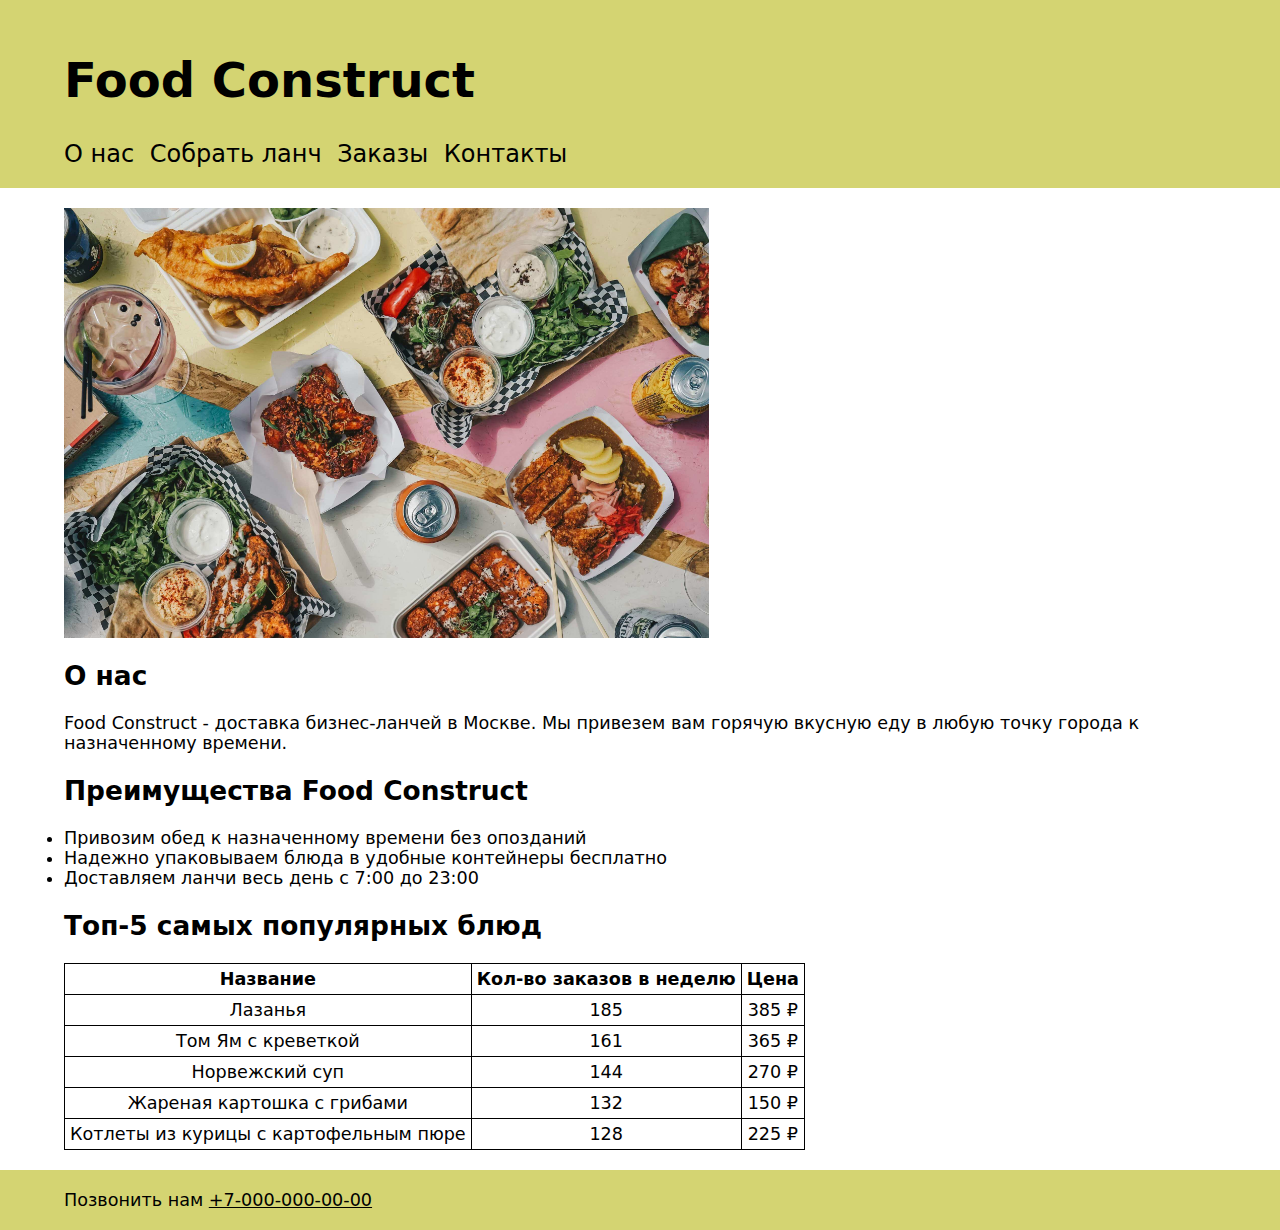
<file: index.html>
<!DOCTYPE html>
<html lang="ru">
<head>
    <meta charset="UTF-8">
    <title>Food Construct</title>
    <link rel="stylesheet" href="style.css">
</head>
<body>
    <header>
        <div class="info">
            <h1>Food Construct</h1>
        </div>
        <div class="text">
            <nav class="main-menu">
                <ul>
                    <li><a href="">О нас</a></li>
                    <li><a href="">Cобрать ланч</a></li>
                    <li><a href="">Заказы</a></li>
                    <li><a href="#contacts">Контакты</a></li>
                </ul>
            </nav>
        </div>
    </header>

    <main>
        <div class="text">
            <section>
                <figure class="image">
                    <img src="images/lunch.jpg" alt="Lunch">
                </figure>

                <h2>О нас</h2>

                <p>
                    Food Construct - доставка бизнес-ланчей в Москве.
                    Мы привезем вам горячую вкусную еду в любую точку города к назначенному времени.
                </p>
            </section>

            <section>
                <h2>Преимущества Food Construct</h2>
                
                <nav class="advantages">
                    <ul>
                        <li>Привозим обед к назначенному времени без опозданий</li>
                        <li>Надежно упаковываем блюда в удобные контейнеры бесплатно</li>
                        <li>Доставляем ланчи весь день с 7:00 до 23:00</li>
                    </ul>
                </nav>
            </section>

            <section>
                <h2>Топ-5 самых популярных блюд</h2>

                <table>
                    <thead>
                        <tr>
                            <th>Название</th>
                            <th>Кол-во заказов в неделю</th>
                            <th>Цена</th>
                        </tr>
                    </thead>
                    <tbody>
                        <tr>
                            <td>Лазанья</td>
                            <td>185</td>
                            <td>385 &#8381;</td>
                        </tr>

                        <tr>
                            <td>Том Ям с креветкой</td>
                            <td>161</td>
                            <td>365 &#8381;</td>
                        </tr>

                        <tr>
                            <td>Норвежский суп</td>
                            <td>144</td>
                            <td>270 &#8381;</td>
                        </tr>

                        <tr>
                            <td>Жареная картошка с грибами</td>
                            <td>132</td>
                            <td>150 &#8381;</td>
                        </tr>

                        <tr>
                            <td>Котлеты из курицы с картофельным пюре</td>
                            <td>128</td>
                            <td>225 &#8381;</td>
                        </tr>
                    </tbody>
                </table>
            </section>
        </div>
    </main>

    <footer id="contacts">
        <div class="text">
            <p>
                Позвонить нам <a style="color: black;" href="+7-000-000-00-00">+7-000-000-00-00</a>
            </p>
        </div>
    </footer>
</body>
</html>
</file>
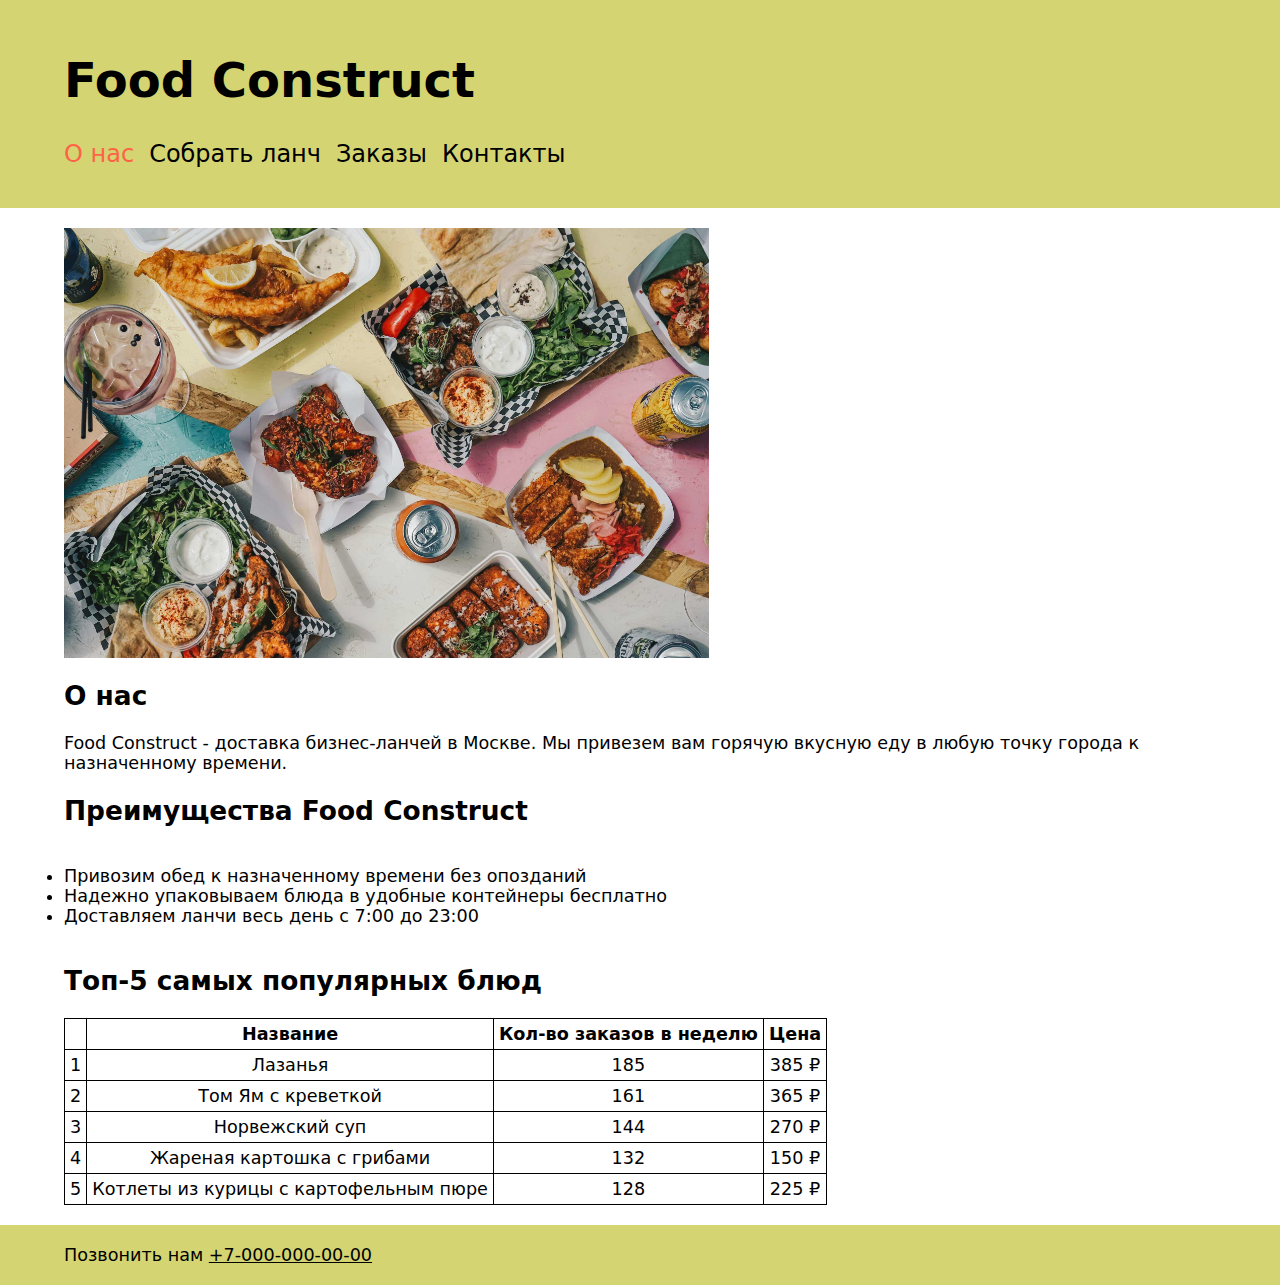
<file: лаб 3/index.html>
<!DOCTYPE html>
<html lang="ru">
<head>
    <meta charset="UTF-8">
    <meta name="viewport" content="width=device-width, initial-scale=1.0">
    <title>Food Construct</title>
    <link rel="stylesheet" href="style.css">
</head>
<body>
    <header>
        <div class="info">
            <h1>Food Construct</h1>
        </div>
        <div class="text">
            <nav class="main-menu">
                    <a href="" class="active">О нас</a>
                    <a href="lunch.html">Cобрать ланч</a>
                    <a href="">Заказы</a>
                    <a href="#contacts">Контакты</a>
            </nav>
        </div>
    </header>

    <main>
        <div class="text">
            <section>
                <figure class="image">
                    <img src="images/lunch.jpg" alt="Lunch">
                </figure>

                <h2>О нас</h2>

                <p>
                    Food Construct - доставка бизнес-ланчей в Москве.
                    Мы привезем вам горячую вкусную еду в любую точку города к назначенному времени.
                </p>
            </section>

            <section>
                <h2>Преимущества Food Construct</h2>
                
                <nav class="advantages">
                    <ul>
                        <li>Привозим обед к назначенному времени без опозданий</li>
                        <li>Надежно упаковываем блюда в удобные контейнеры бесплатно</li>
                        <li>Доставляем ланчи весь день с 7:00 до 23:00</li>
                    </ul>
                </nav>
            </section>

            <section>
                <h2>Топ-5 самых популярных блюд</h2>

                <table>
                    <thead>
                        <tr>
                            <th></th>
                            <th>Название</th>
                            <th>Кол-во заказов в неделю</th>
                            <th>Цена</th>
                        </tr>
                    </thead>
                    <tbody>
                        <tr>
                            <td>1</td>
                            <td>Лазанья</td>
                            <td>185</td>
                            <td>385 &#8381;</td>
                        </tr>

                        <tr>
                            <td>2</td>
                            <td>Том Ям с креветкой</td>
                            <td>161</td>
                            <td>365 &#8381;</td>
                        </tr>

                        <tr>
                            <td>3</td>
                            <td>Норвежский суп</td>
                            <td>144</td>
                            <td>270 &#8381;</td>
                        </tr>

                        <tr>
                            <td>4</td>
                            <td>Жареная картошка с грибами</td>
                            <td>132</td>
                            <td>150 &#8381;</td>
                        </tr>

                        <tr>
                            <td>5</td>
                            <td>Котлеты из курицы с картофельным пюре</td>
                            <td>128</td>
                            <td>225 &#8381;</td>
                        </tr>
                    </tbody>
                </table>
            </section>
        </div>
    </main>

    <footer id="contacts">
        <div class="text">
            <p>
                Позвонить нам <a style="color: black;" href="+7-000-000-00-00">+7-000-000-00-00</a>
            </p>
        </div>
    </footer>
</body>
</html>
</file>
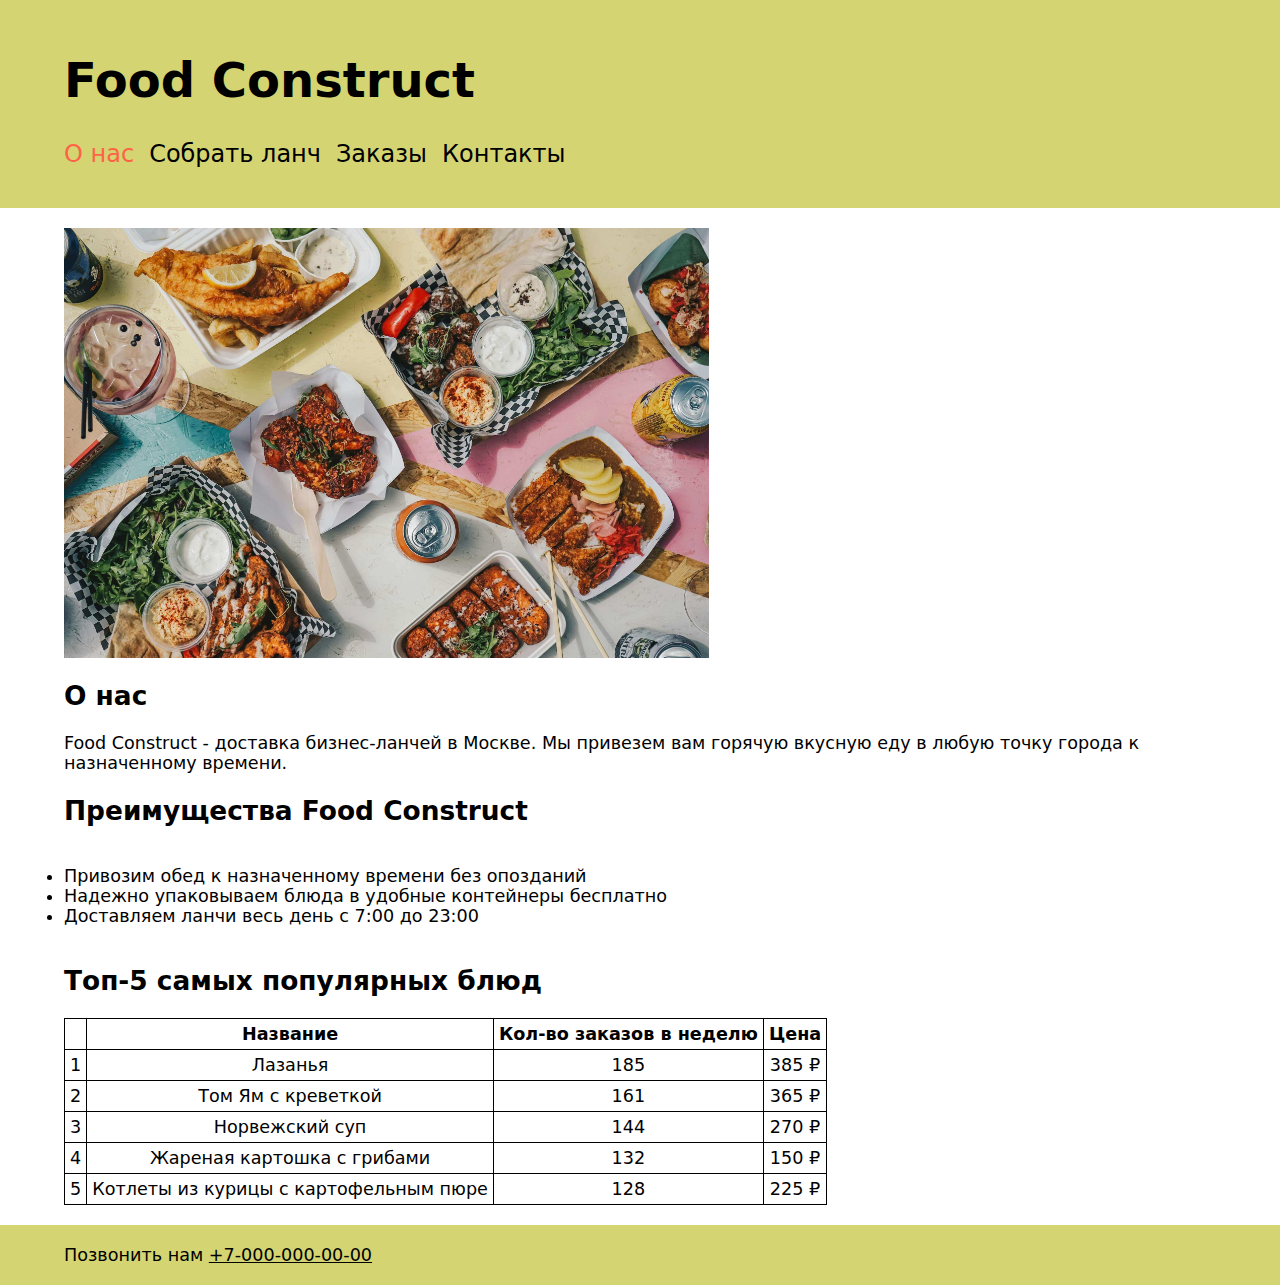
<file: лаб9/index.html>
<!DOCTYPE html>
<html lang="ru">
<head>
    <meta charset="UTF-8">
    <meta name="viewport" content="width=device-width, initial-scale=1.0">
    <title>Food Construct</title>
    <link rel="stylesheet" href="style.css">
</head>
<body>
    <header>
        <div class="info">
            <h1>Food Construct</h1>
        </div>
        <div class="text">
            <nav class="main-menu">
                    <a href="" class="active">О нас</a>
                    <a href="lunch.html">Cобрать ланч</a>
                    <a href="orders.html">Заказы</a>
                    <a href="#contacts">Контакты</a>
            </nav>
        </div>
    </header>

    <main>
        <div class="text">
            <section>
                <figure class="image">
                    <img src="images/lunch.jpg" alt="Lunch">
                </figure>

                <h2>О нас</h2>

                <p>
                    Food Construct - доставка бизнес-ланчей в Москве.
                    Мы привезем вам горячую вкусную еду в любую точку города к назначенному времени.
                </p>
            </section>

            <section>
                <h2>Преимущества Food Construct</h2>
                
                <nav class="advantages">
                    <ul>
                        <li>Привозим обед к назначенному времени без опозданий</li>
                        <li>Надежно упаковываем блюда в удобные контейнеры бесплатно</li>
                        <li>Доставляем ланчи весь день с 7:00 до 23:00</li>
                    </ul>
                </nav>
            </section>

            <section>
                <h2>Топ-5 самых популярных блюд</h2>

                <table>
                    <thead>
                        <tr>
                            <th></th>
                            <th>Название</th>
                            <th>Кол-во заказов в неделю</th>
                            <th>Цена</th>
                        </tr>
                    </thead>
                    <tbody>
                        <tr>
                            <td>1</td>
                            <td>Лазанья</td>
                            <td>185</td>
                            <td>385 &#8381;</td>
                        </tr>

                        <tr>
                            <td>2</td>
                            <td>Том Ям с креветкой</td>
                            <td>161</td>
                            <td>365 &#8381;</td>
                        </tr>

                        <tr>
                            <td>3</td>
                            <td>Норвежский суп</td>
                            <td>144</td>
                            <td>270 &#8381;</td>
                        </tr>

                        <tr>
                            <td>4</td>
                            <td>Жареная картошка с грибами</td>
                            <td>132</td>
                            <td>150 &#8381;</td>
                        </tr>

                        <tr>
                            <td>5</td>
                            <td>Котлеты из курицы с картофельным пюре</td>
                            <td>128</td>
                            <td>225 &#8381;</td>
                        </tr>
                    </tbody>
                </table>
            </section>
        </div>
    </main>

    <footer id="contacts">
        <div class="text">
            <p>
                Позвонить нам <a style="color: black;" href="+7-000-000-00-00">+7-000-000-00-00</a>
            </p>
        </div>
    </footer>
</body>
</html>
</file>
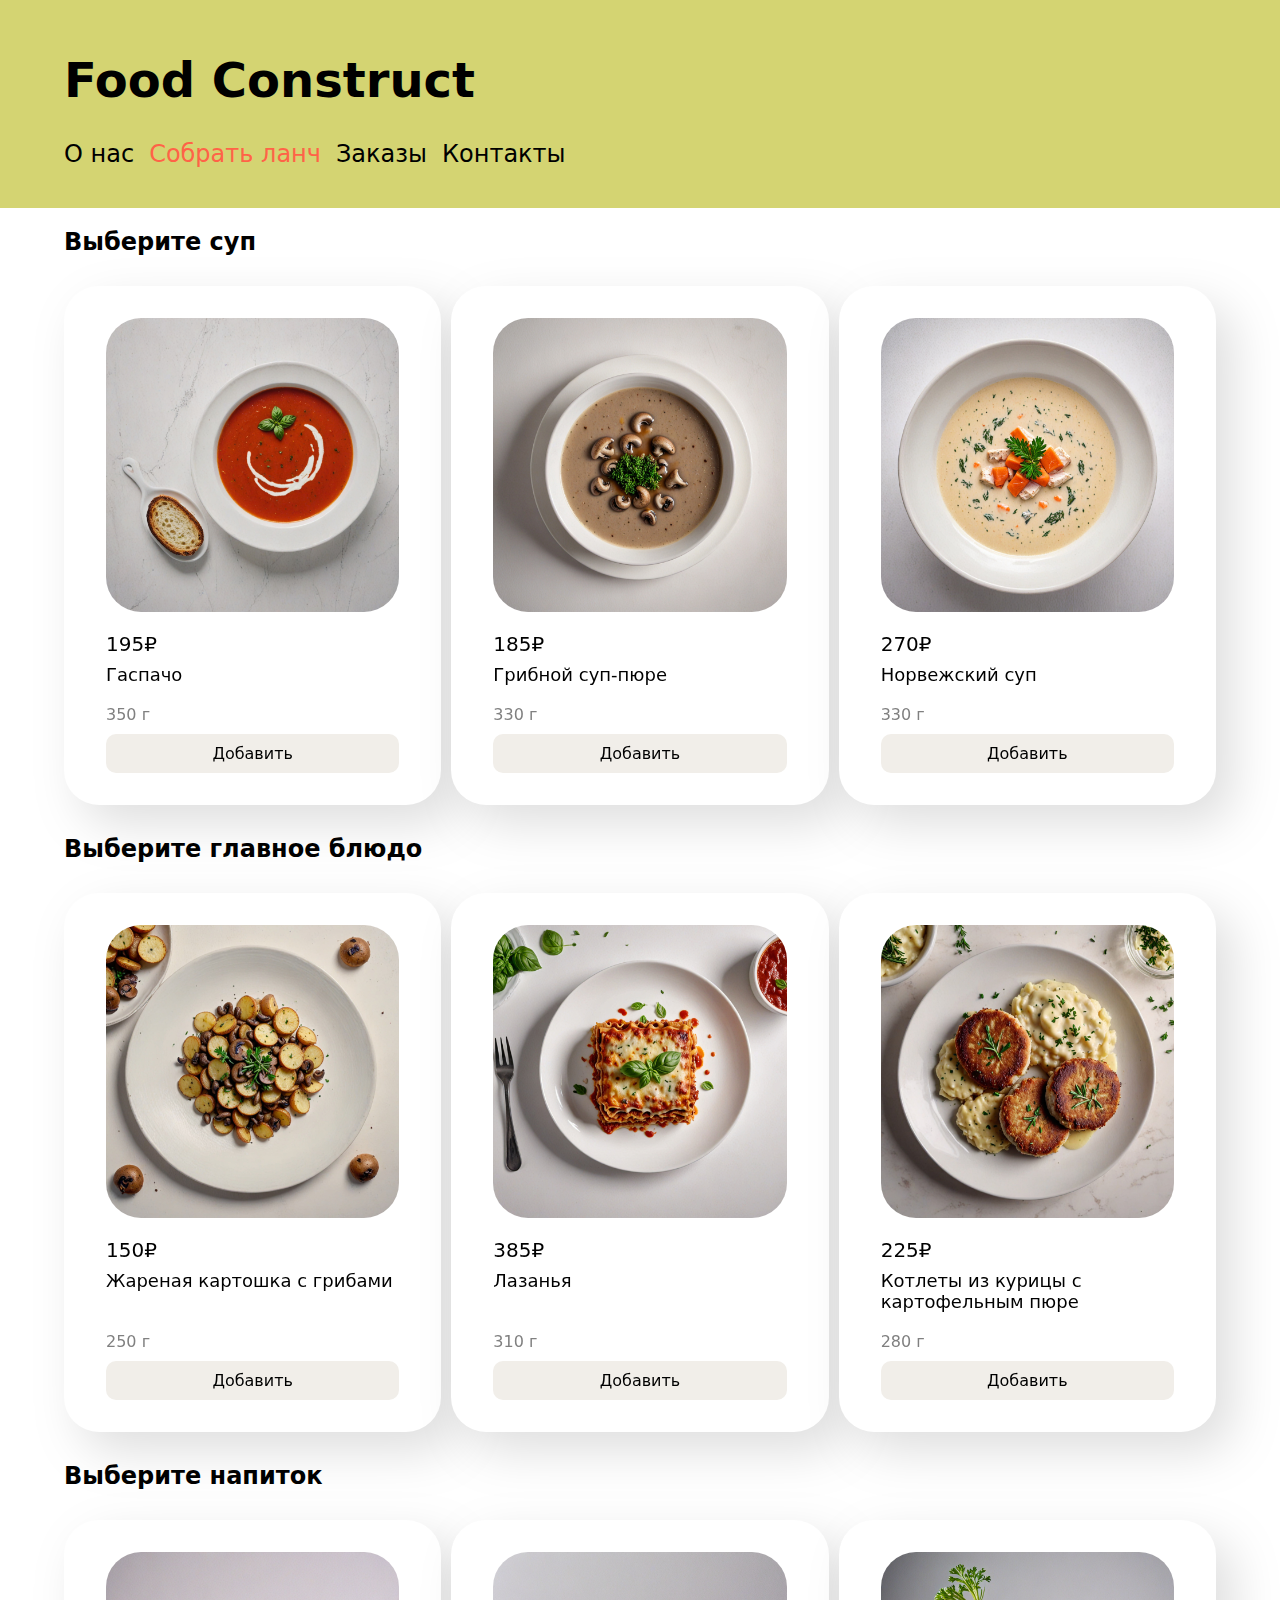
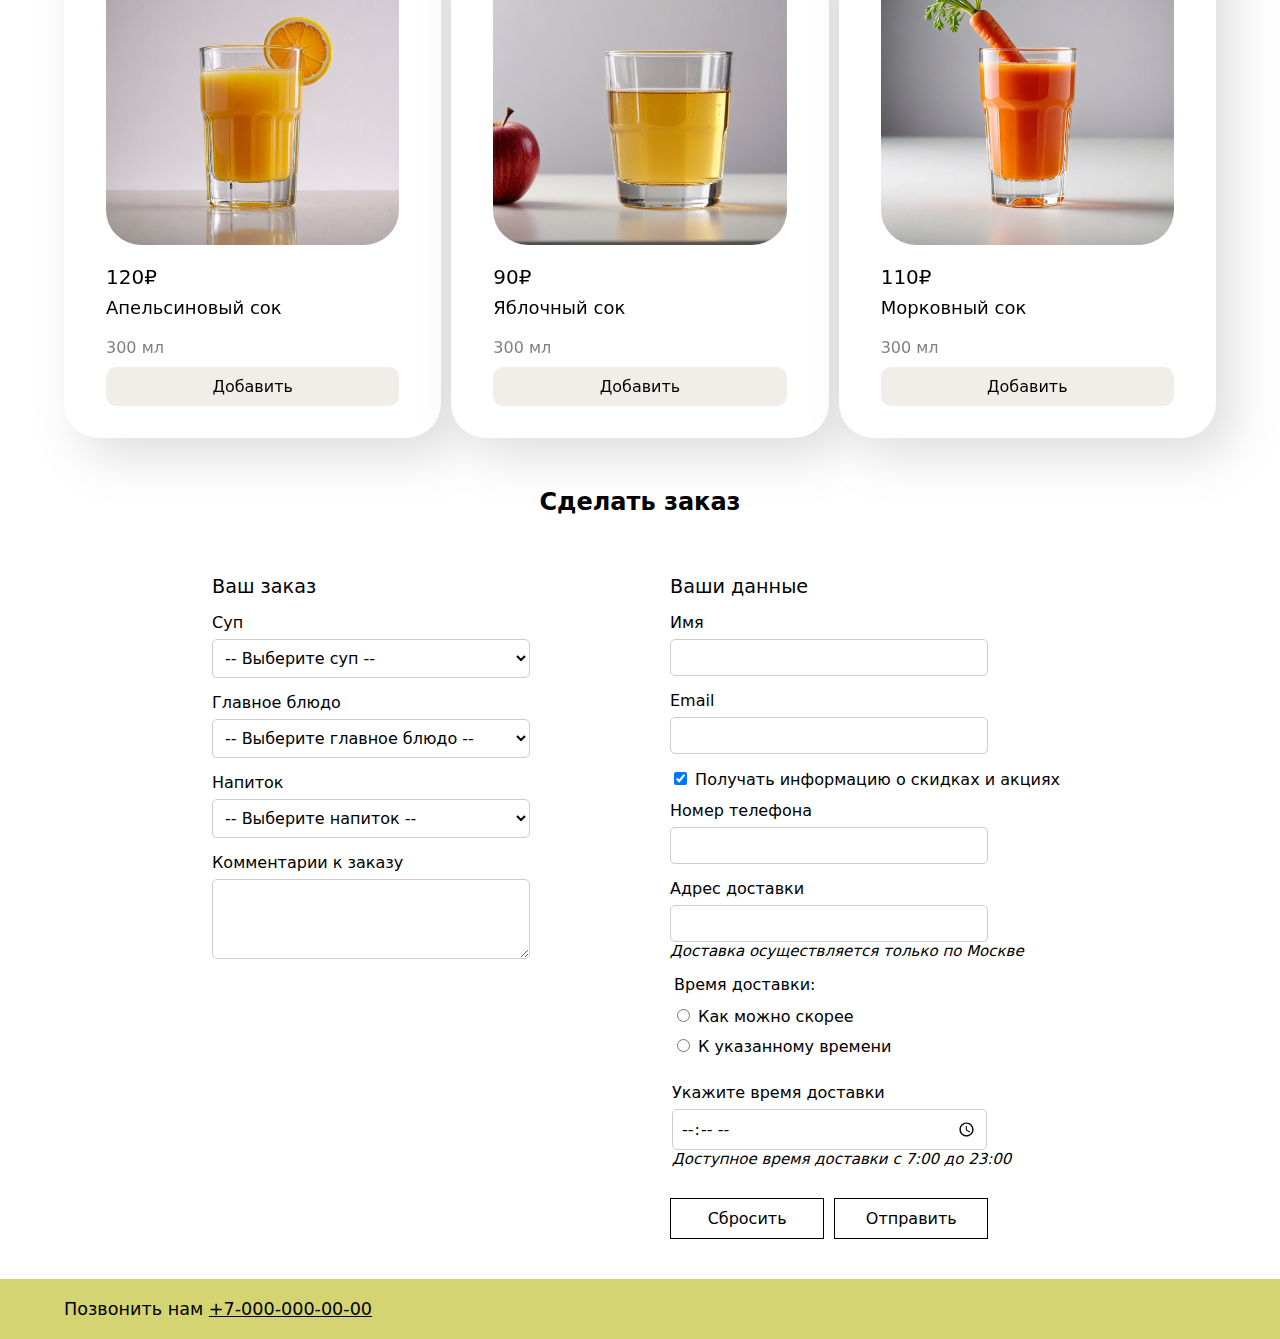
<file: лаб 3/lunch.html>
<!DOCTYPE html>
<html lang="ru">
<head>
    <meta charset="UTF-8">
    <meta name="viewport" content="width=device-width, initial-scale=1.0">
    <link rel = "stylesheet" href="style_lunch.css">
    <link rel="stylesheet" href="style.css">
    <title>Food Construct</title>
</head>
<body>
    <header>
        <div class="info">
            <h1>Food Construct</h1>
        </div>
        <div class="text">
            <nav class="main-menu">
                    <a href="index.html">О нас</a>
                    <a href="lunch.html" class="active">Cобрать ланч</a>
                    <a href="">Заказы</a>
                    <a href="#contacts">Контакты</a>
            </nav>
        </div>
    </header>
    <main>
        <section>
            <h2>Выберите суп</h2>
            <div class="food-grid">
                <div class="every-dish">
                    <img src="images2/sup/gazpacho.jpg" alt="Гаспачо">
                    <p class="price">195&#8381</p>
                    <p class="name">Гаспачо</p>
                    <div class="plus">
                        <p class="weight">350 г</p>
                        <button>Добавить</button>
                    </div>
                </div>
                <div class="every-dish">
                    <img src="images2/sup/mushroom_soup.jpg" alt="Грибной суп-пюре">
                    <p class="price">185&#8381</p>
                    <p class="name">Грибной суп-пюре</p>
                    <div class="plus">
                        <p class="weight">330 г</p>
                        <button>Добавить</button>
                    </div>
                </div>
                <div class="every-dish">
                    <img src="images2/sup/norwegian_soup.jpg" alt="Норвежский суп-пюре">
                    <p class="price">270&#8381</p>
                    <p class="name">Норвежский суп</p>
                    <div class="plus">
                        <p class="weight">330 г</p>
                        <button>Добавить</button>
                    </div>
                </div>
            </div>
        </section>

        <section>
            <h2>Выберите главное блюдо</h2>
            <div class="food-grid">
                <div class="every-dish">
                    <img src="images2/main/friedpotatoeswithmushrooms1.jpg" alt="Жареная картошка с грибами">
                    <p class="price">150&#8381</p>
                    <p class="name">Жареная картошка с грибами</p>
                    <div class="plus">
                        <p class="weight">250 г</p>
                        <button>Добавить</button>
                    </div>
                </div>
                <div class="every-dish">
                    <img src="images2/main/lasagna.jpg" alt="Лазанья">
                    <p class="price">385&#8381</p>
                    <p class="name">Лазанья</p>
                    <div class="plus">
                        <p class="weight">310 г</p>
                        <button>Добавить</button>
                    </div>
                </div>
                <div class="every-dish">
                    <img src="images2/main/chickencutletsandmashedpotatoes.jpg" alt="Котлеты из курицы с пюре">
                    <p class="price">225&#8381</p>
                    <p class="name">Котлеты из курицы с картофельным пюре</p>
                    <div class="plus">
                        <p class="weight">280 г</p>
                        <button>Добавить</button>
                    </div>
                </div>
            </div>
        </section>

        <section>
            <h2>Выберите напиток</h2>
            <div class="food-grid">
                <div class="every-dish">
                    <img src="images2/drink/orangejuice.jpg" alt="Апельсиновый сок">
                    <p class="price">120&#8381</p>
                    <p class="name">Апельсиновый сок</p>
                    <div class="plus">
                        <p class="weight">300 мл</p>
                        <button>Добавить</button>
                    </div>
                </div>
                <div class="every-dish">
                    <img src="images2/drink/applejuice.jpg" alt="Яблочный сок">
                    <p class="price">90&#8381</p>
                    <p class="name">Яблочный сок</p>
                    <div class="plus">
                        <p class="weight">300 мл</p>
                        <button>Добавить</button>
                    </div>
                </div>
                <div class="every-dish">
                    <img src="images2/drink/carrotjuice.jpg" alt="Морковный сок">
                    <p class="price">110&#8381</p>
                    <p class="name">Морковный сок</p>
                    <div class="plus">
                        <p class="weight">300 мл</p>
                        <button>Добавить</button>
                    </div>
                </div>
            </div>
        </section>
    </main>

    <div class="take-order">
        <h2 class="order">Сделать заказ</h2>

        <form method="POST" action="https://httpbin.org/post">
            <div class="form">
                <div class="select-order">
                    <h3>Ваш заказ</h3>

                    <label for="soup" class="data">Суп</label>
                    <select name="soup" id="soup" required>
                        <option value="">-- Выберите суп --</option>
                        <option value="gaspacho">Гаспачо</option>
                        <option value="mushroom_soup">Грибной суп-пюре</option>
                        <option value="norwegian_soup">Норвежский суп</option>
                    </select>
                    
                    <label for="main-dish" class="data">Главное блюдо</label>
                    <select name="main-dish" id="main-dish" required>
                        <option value="">-- Выберите главное блюдо --</option>
                        <option value="friedpotatoeswithmushrooms">Жареная картошка с грибами</option>
                        <option value="lasagna">Лазанья</option>
                        <option value="chickencutletsandmashedpotatoes">Котлеты из курицы с картофельным пюре</option>
                    </select>

                    <label for="drink" class="data">Напиток</label>
                    <select name="drink" id="drink" required>
                        <option value="">-- Выберите напиток --</option>
                        <option value="orangejuice">Апельсиновый сок</option>
                        <option value="applejuice">Яблочный сок</option>
                        <option value="carrotjuice">Морковный сок</option>
                    </select>

                    <label for="comment" class="comment">Комментарии к заказу</label>
                    <textarea name="comment" id="comment"></textarea>
                </div>

                <div class="data-block">
                    <h3>Ваши данные</h3>

                    <label for="name" class="data">Имя</label>
                    <input type="text" id="name" name="name" required>

                    <label for="email" class="data">Email</label>
                    <input type="email" id="email" name="email" required>

                    <div class="addition">
                        <input type="checkbox" id="subscribe" name="subscribe" checked> 
                        <label for="subscribe">Получать информацию о скидках и акциях</label>
                    </div>

                    <div class="phone">
                        <label for="phone" class="data">Номер телефона</label>
                        <input type="tel" id="phone" name="phone" required>
                    </div>
                    
                    <div class="delivery-address">
                        <label for="delivery">Адрес доставки</label>
                        <input type="text" id="delivery" name="delivery" required>
                        <p>Доставка осуществляется только по Москве</p>
                    </div>

                    <fieldset>
                        <div class="addition">
                            <legend>Время доставки:</legend>
                            <div class="delivery-radio-time">
                                <input type="radio" name="delivery-time" id="fast" value="fast" required>
                                <label for="fast">Как можно скорее</label>
                            </div>
                            <div class="delivery-radio-time">
                                <input type="radio" name="delivery-time" id="choose-time" value="choose-time" required>
                                <label for="choose-time">К указанному времени</label>
                            </div>
                        </div>
                            <div class="delivery-time-current">
                                <label for="input-delivery-time" class="data">Укажите время доставки</label>
                                <input type="time" name="input-delivery-time" id="input-delivery-time" min="07:00" max="23:00" step="300">
                                <p>Доступное время доставки с 7:00 до 23:00</p>
                            </div>
                    </fieldset>

                    <div class="button">
                        <button type="reset">Сбросить</button>
                        <button type="submit">Отправить</button>
                    </div>
                </div>
            </div>
        </form>
    </div>
    <footer id="contacts">
        <div class="text">
            <p>
                Позвонить нам <a style="color: black;" href="+7-000-000-00-00">+7-000-000-00-00</a>
            </p>
        </div>
    </footer>  
</body>
</html>
</file>
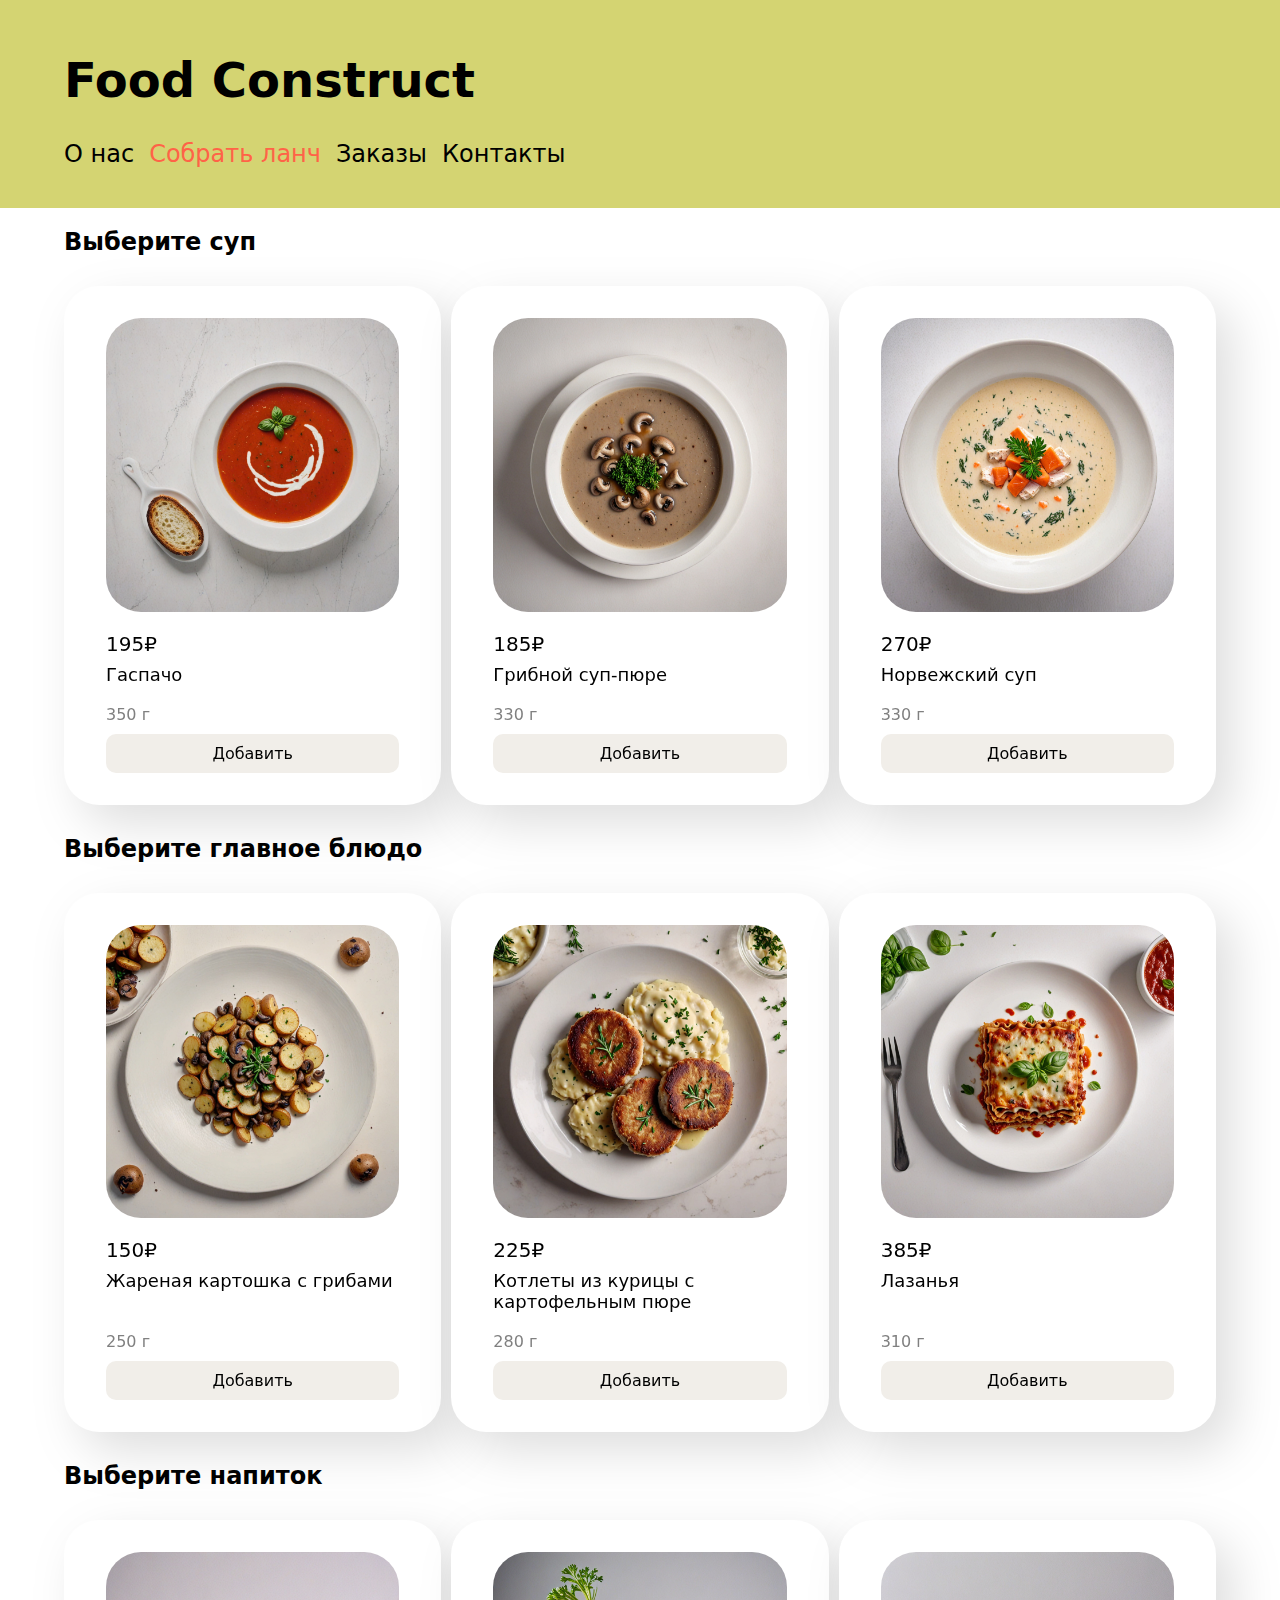
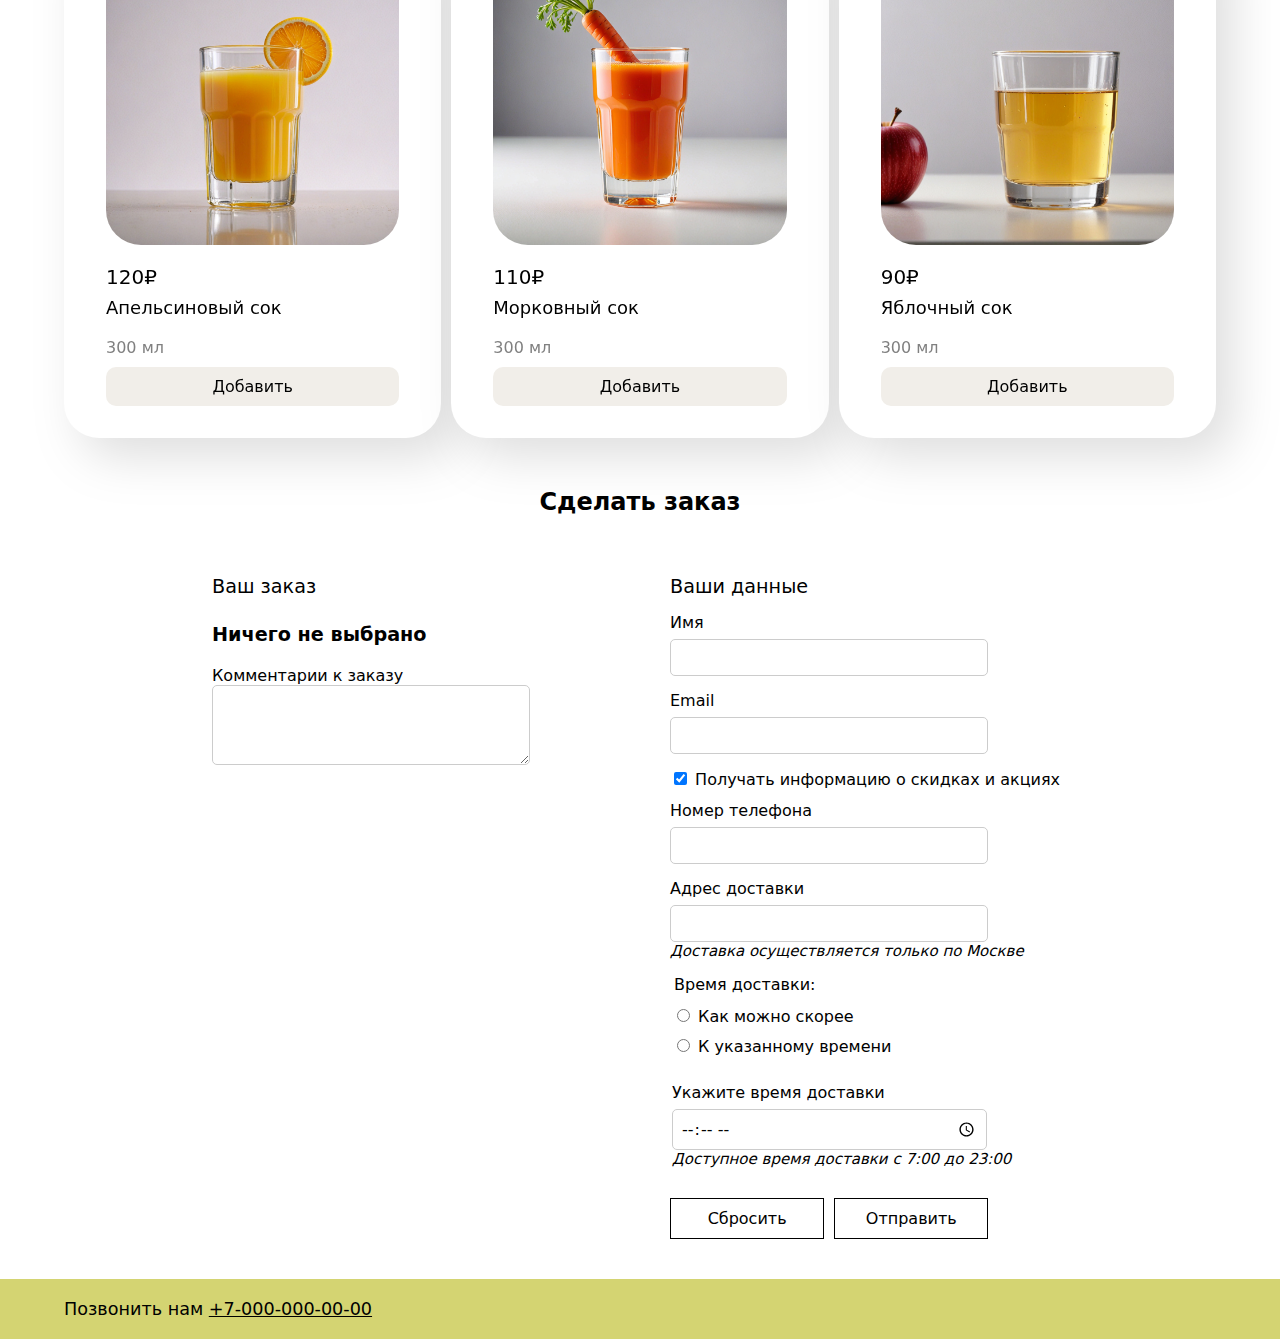
<file: лаб 4/lunch.html>
<!DOCTYPE html>
<html lang="ru">
<head>
    <meta charset="UTF-8">
    <meta name="viewport" content="width=device-width, initial-scale=1.0">
    <link rel = "stylesheet" href="style_lunch.css">
    <link rel="stylesheet" href="style.css">
    <title>Food Construct</title>
</head>
<body>
    <header>
        <div class="info">
            <h1>Food Construct</h1>
        </div>
        <div class="text">
            <nav class="main-menu">
                    <a href="index.html">О нас</a>
                    <a href="lunch.html" class="active">Cобрать ланч</a>
                    <a href="">Заказы</a>
                    <a href="#contacts">Контакты</a>
            </nav>
        </div>
    </header>
    <main>
        <section>
            <h2>Выберите суп</h2>
            <div class="food-grid">
            </div>
        </section>

        <section>
            <h2>Выберите главное блюдо</h2>
            <div class="food-grid">
            </div>
        </section>

        <section>
            <h2>Выберите напиток</h2>
            <div class="food-grid">
            </div>
        </section>
    </main>

    <div class="take-order">
        <h2 class="order">Сделать заказ</h2>

        <form method="POST" action="https://httpbin.org/post">
            <div class="form">
                <div class="select-order">
                    <h3>Ваш заказ</h3>

                    <div class="order-items">
                        <div class="order-item-soup">
                            <p><b>Суп</b></p>
                            <p>Блюдо не выбрано</p>
                        </div>
                        <div class="order-item-main-dish">
                            <p><b>Главное блюдо</b></p>
                            <p>Блюдо не выбрано</p>
                        </div>
                        <div class="order-item-drink">
                            <p><b>Напиток</b></p>
                            <p>Напиток не выбран</p>
                        </div>
                        <div class="order-item-coast">
                            <p><b>Стоимость заказа</b></p>
                            <p class="coast">0&#x20bd;</p>
                        </div>
                    </div>

                    <div class="order-items-not">
                        <p>Ничего не выбрано</p>
                    </div>

                    <label for="input-soup"></label>
                    <input type="text" id="input-soup" name="soup" value="" hidden>

                    <label for="input-main-dish"></label>
                    <input type="text" id="input-main-dish" name="main-dish" value="" hidden>

                    <label for="input-drink"></label>
                    <input type="text" id="input-drink" name="drink" value="" hidden>

                    <label for="comments">Комментарии к заказу</label>
                    <textarea name="comments" id="comments"></textarea>
                </div>

                <div class="data-block">
                    <h3>Ваши данные</h3>

                    <label for="name" class="data">Имя</label>
                    <input type="text" id="name" name="name" required>

                    <label for="email" class="data">Email</label>
                    <input type="email" id="email" name="email" required>

                    <div class="addition">
                        <input type="checkbox" id="subscribe" name="subscribe" checked> 
                        <label for="subscribe">Получать информацию о скидках и акциях</label>
                    </div>

                    <div class="phone">
                        <label for="phone" class="data">Номер телефона</label>
                        <input type="tel" id="phone" name="phone" required>
                    </div>
                    
                    <div class="delivery-address">
                        <label for="delivery">Адрес доставки</label>
                        <input type="text" id="delivery" name="delivery" required>
                        <p>Доставка осуществляется только по Москве</p>
                    </div>

                    <fieldset>
                        <div class="addition">
                            <legend>Время доставки:</legend>
                            <div class="delivery-radio-time">
                                <input type="radio" name="delivery-time" id="fast" value="fast" required>
                                <label for="fast">Как можно скорее</label>
                            </div>
                            <div class="delivery-radio-time">
                                <input type="radio" name="delivery-time" id="choose-time" value="choose-time" required>
                                <label for="choose-time">К указанному времени</label>
                            </div>
                        </div>
                            <div class="delivery-time-current">
                                <label for="input-delivery-time" class="data">Укажите время доставки</label>
                                <input type="time" name="input-delivery-time" id="input-delivery-time" min="07:00" max="23:00" step="300">
                                <p>Доступное время доставки с 7:00 до 23:00</p>
                            </div>
                    </fieldset>

                    <div class="button">
                        <button type="reset">Сбросить</button>
                        <button type="submit">Отправить</button>
                    </div>
                </div>
            </div>
        </form>
    </div>
    <footer id="contacts">
        <div class="text">
            <p>
                Позвонить нам <a style="color: black;" href="+7-000-000-00-00">+7-000-000-00-00</a>
            </p>
        </div>
    </footer>
    
    <script src="dishes_take.js"></script>
    <script src="dishes.js"></script>
    <script src="dishes_display.js"></script>
</body>
</html>
</file>
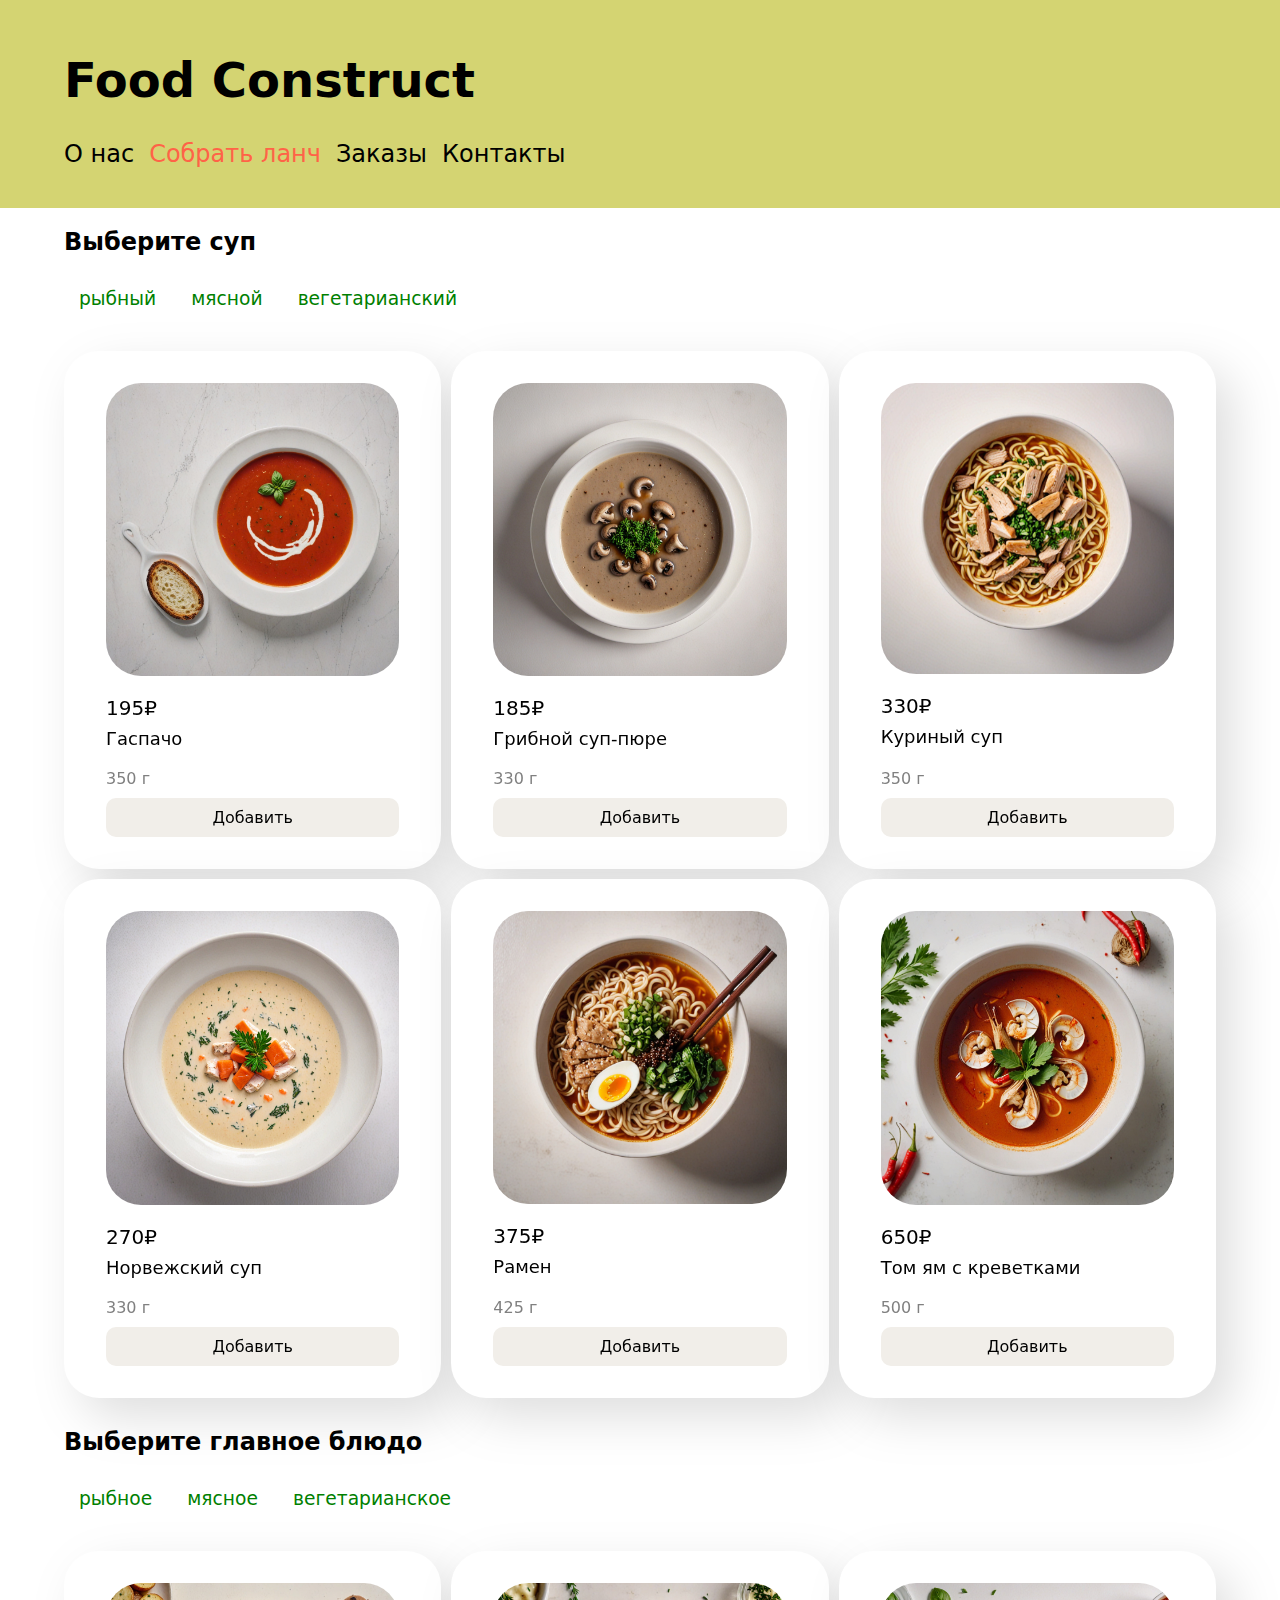
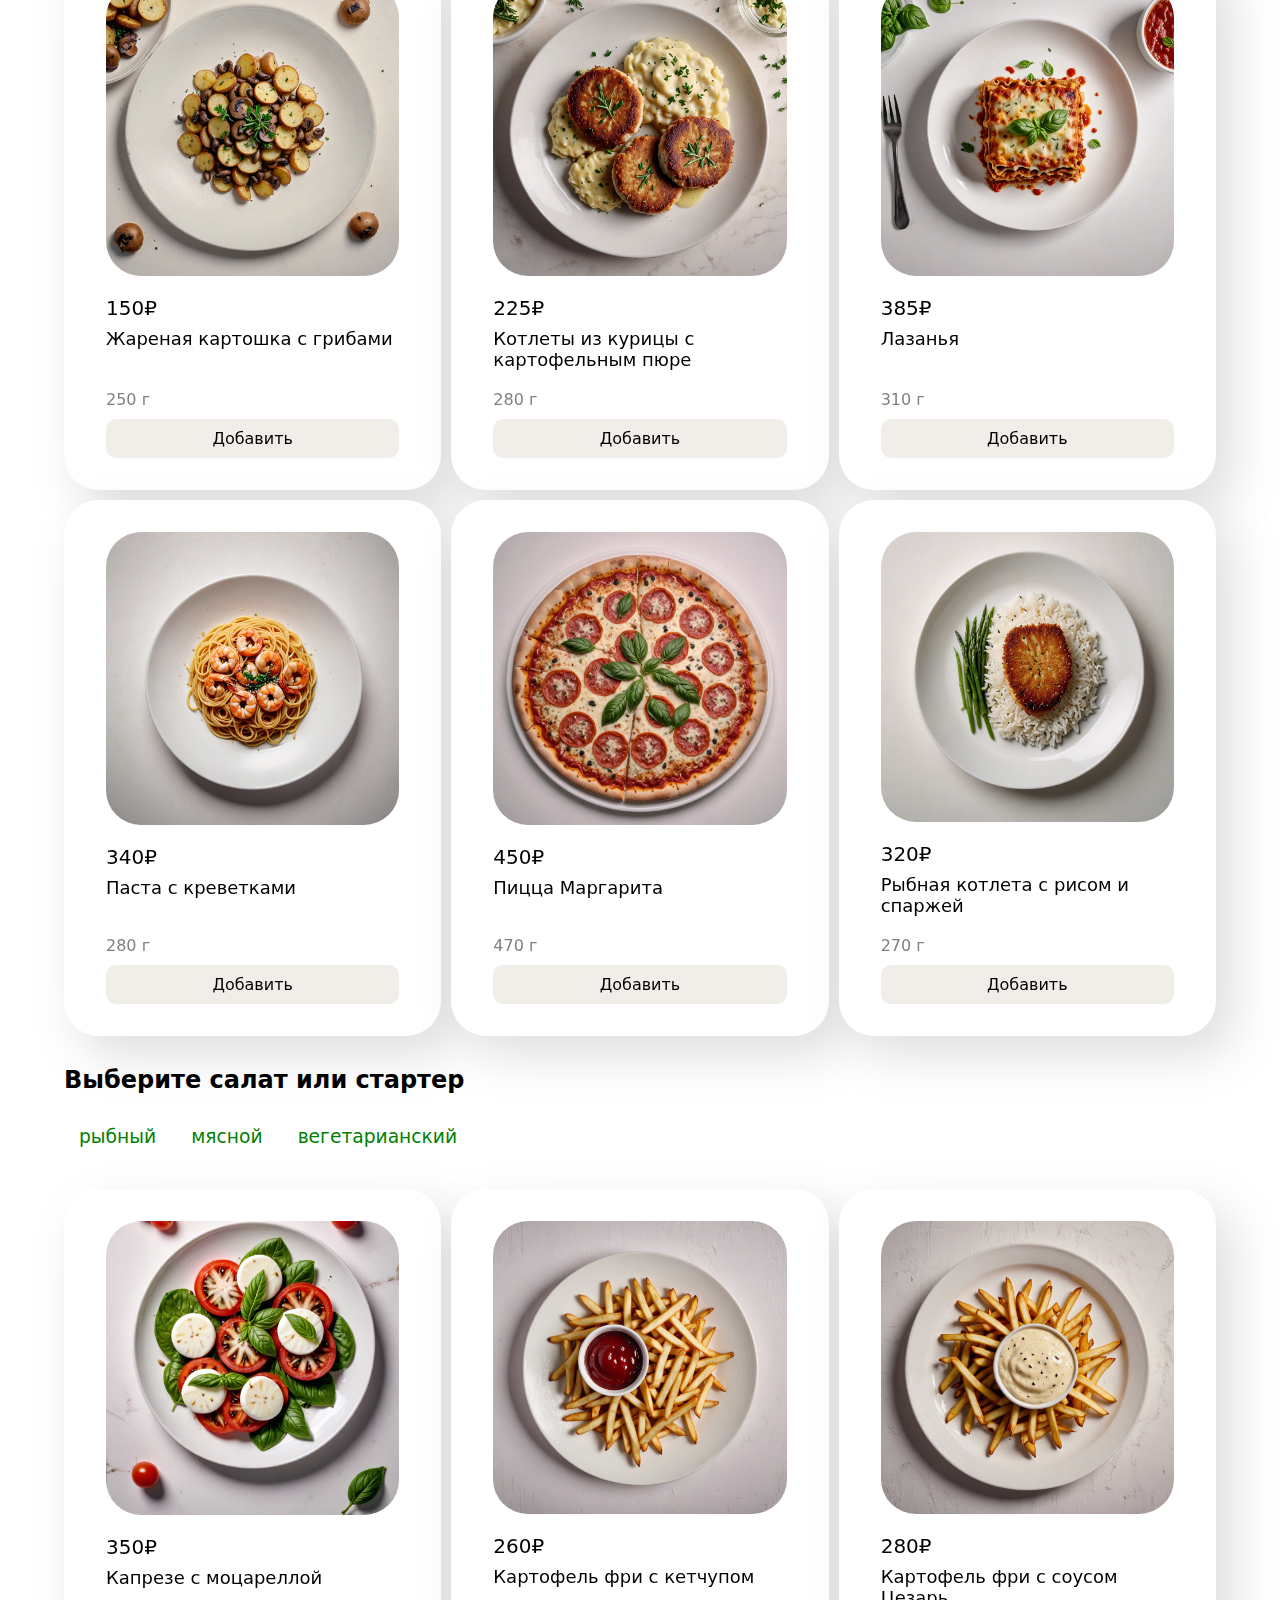
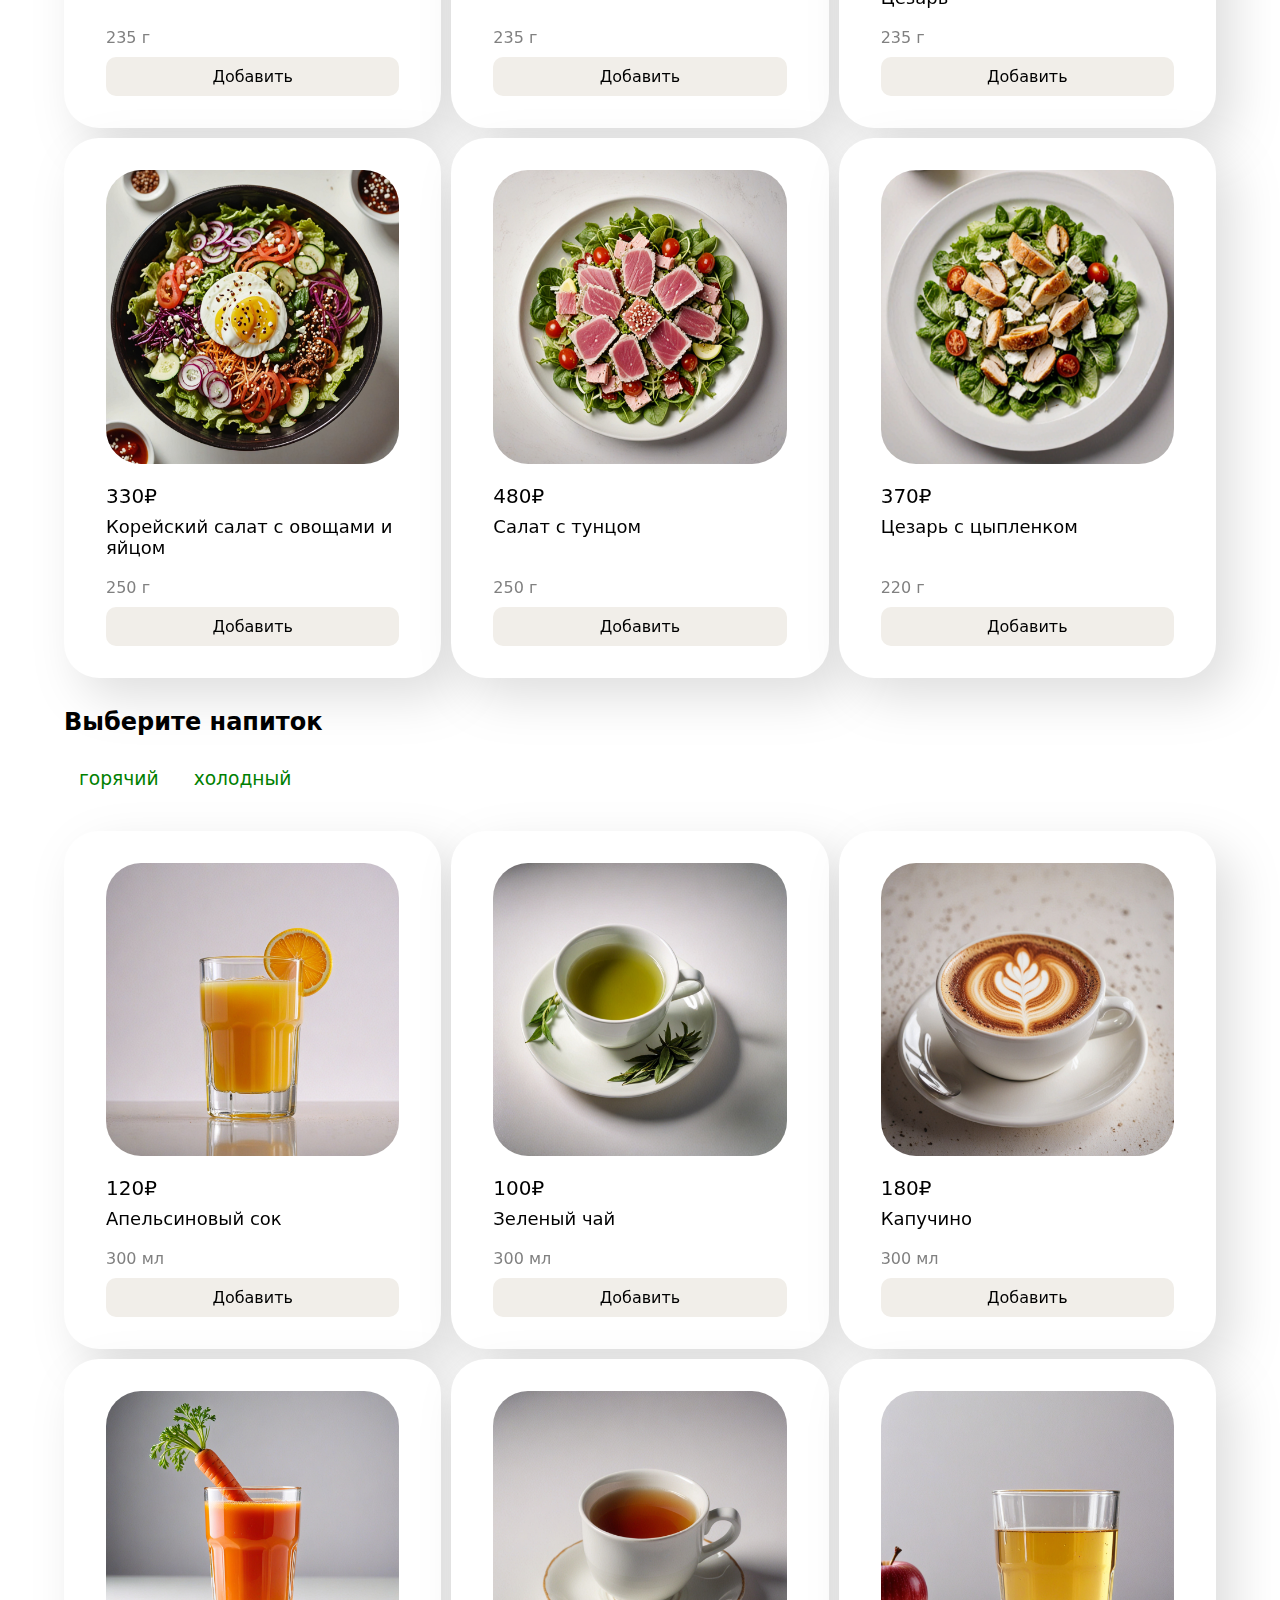
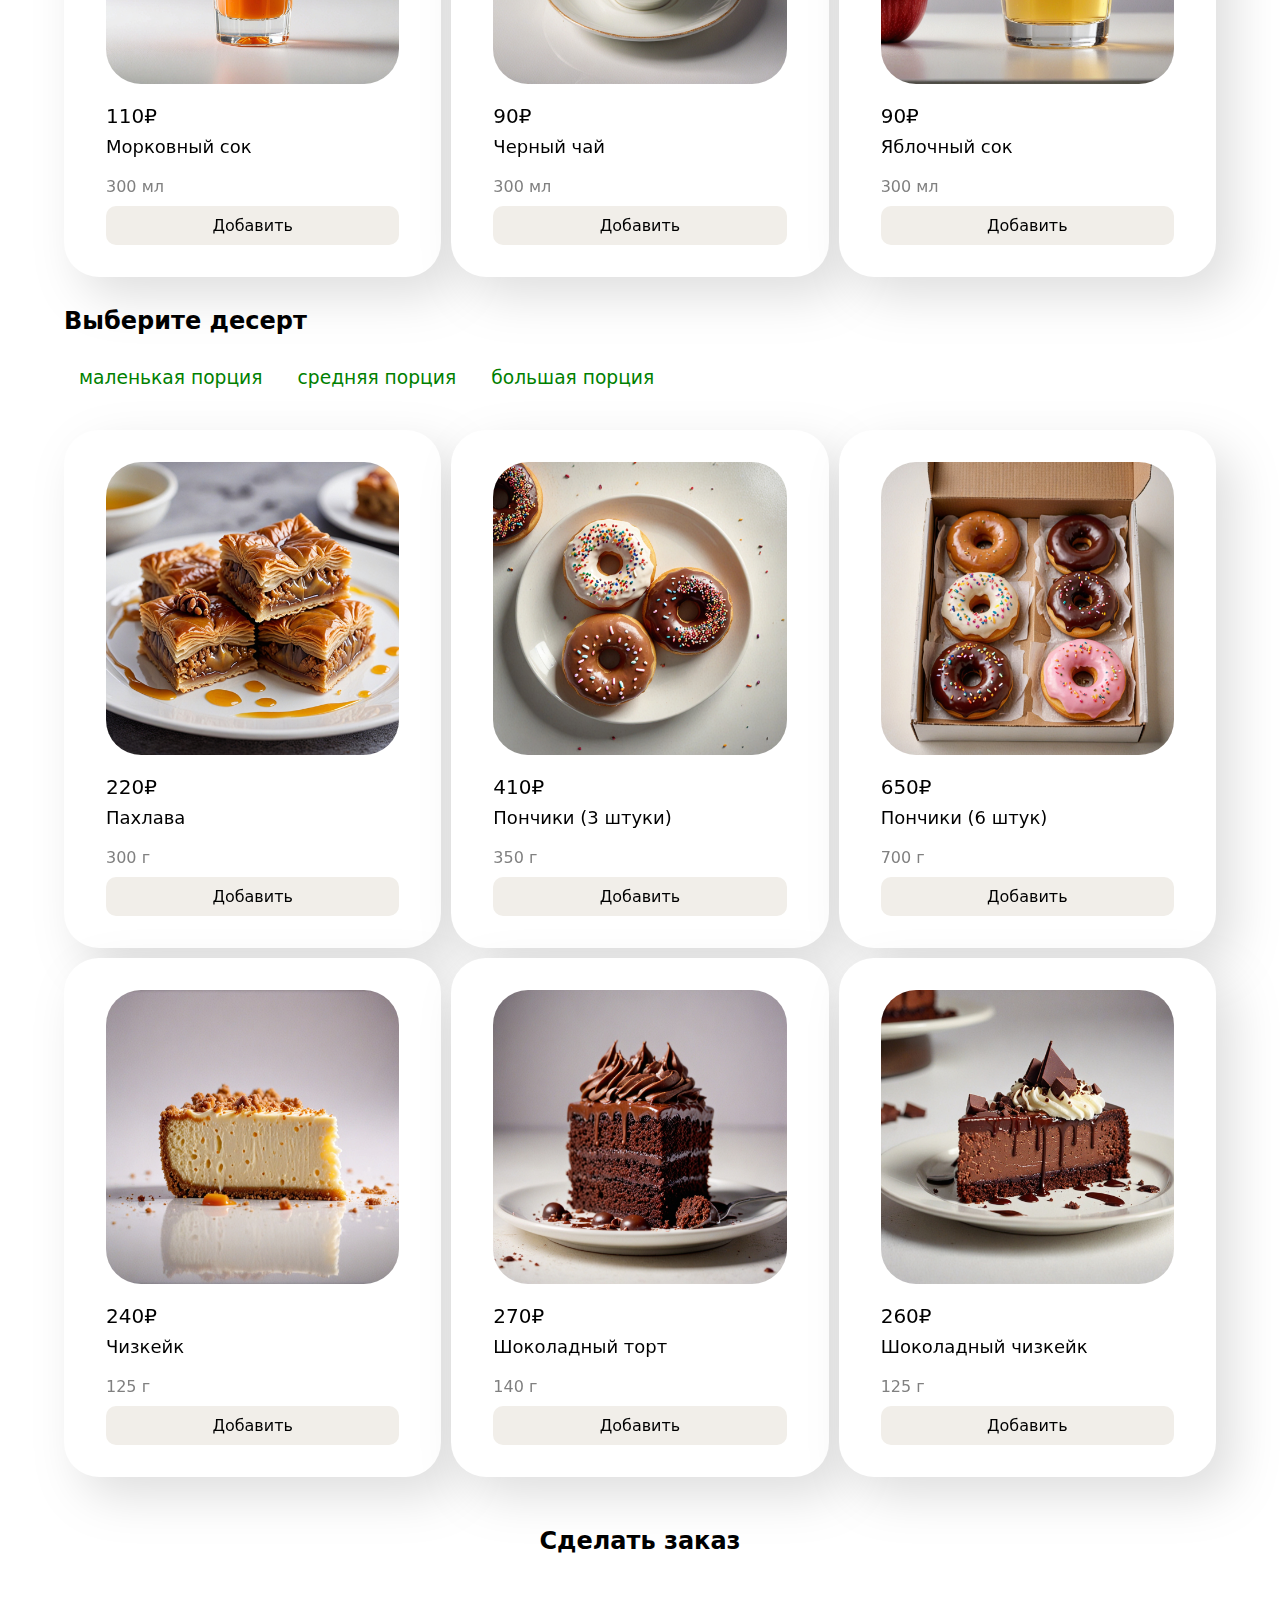
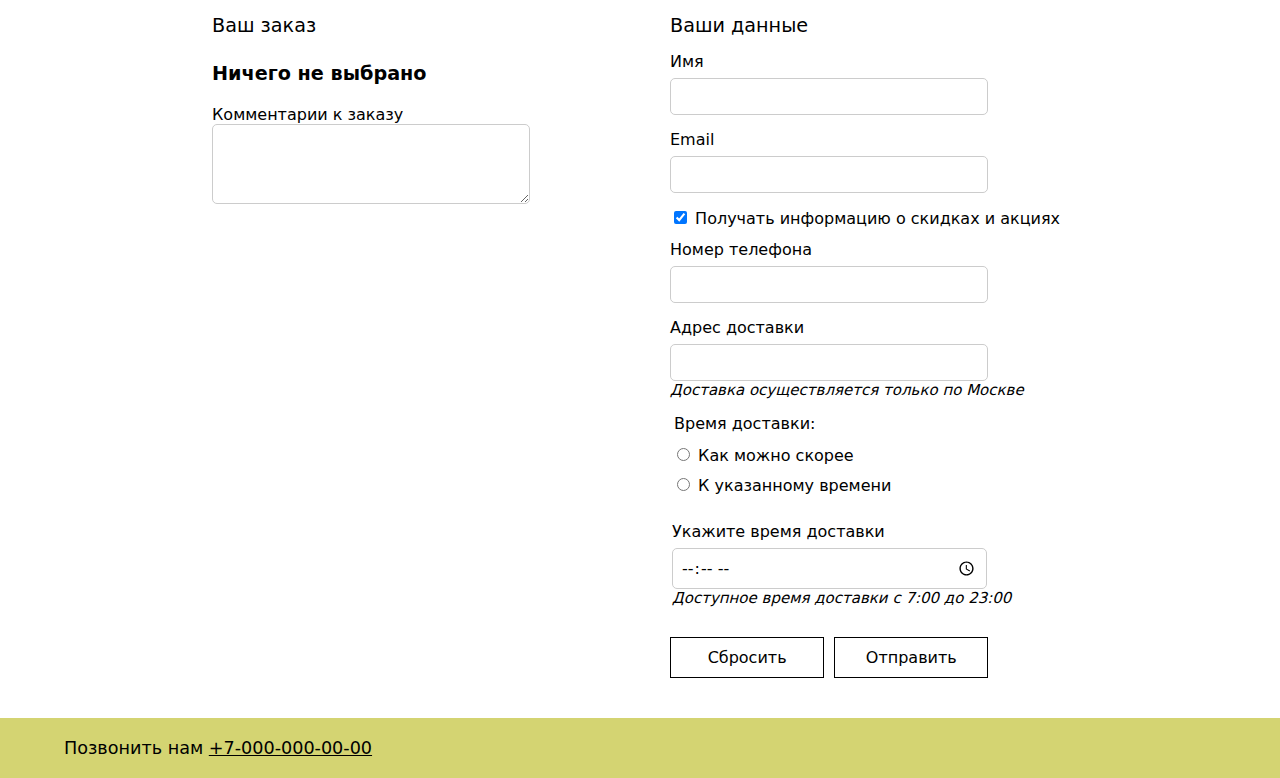
<file: лаб 5/lunch.html>
<!DOCTYPE html>
<html lang="ru">
<head>
    <meta charset="UTF-8">
    <meta name="viewport" content="width=device-width, initial-scale=1.0">
    <link rel = "stylesheet" href="style_lunch.css">
    <link rel="stylesheet" href="style.css">
    <title>Food Construct</title>
</head>
<body>
    <header>
        <div class="info">
            <h1>Food Construct</h1>
        </div>
        <div class="text">
            <nav class="main-menu">
                    <a href="index.html">О нас</a>
                    <a href="lunch.html" class="active">Cобрать ланч</a>
                    <a href="">Заказы</a>
                    <a href="#contacts">Контакты</a>
            </nav>
        </div>
    </header>
    <main>
        <section>
            <h2>Выберите суп</h2>
            <div class="filters">
                <button class="filter-button" data-kind="fish">рыбный</button>
                <button class="filter-button" data-kind="meat">мясной</button>
                <button class="filter-button" data-kind="veg">вегетарианский</button>
            </div>
            <div class="food-grid">
            </div>
        </section>

        <section>
            <h2>Выберите главное блюдо</h2>
            <div class="filters">
                <button class="filter-button" data-kind="fish">рыбное</button>
                <button class="filter-button" data-kind="meat">мясное</button>
                <button class="filter-button" data-kind="veg">вегетарианское</button>
            </div>
            <div class="food-grid">
            </div>
        </section>

        <section>
            <h2>Выберите салат или стартер</h2>
            <div class="filters">
                <button class="filter-button" data-kind="fish">рыбный</button>
                <button class="filter-button" data-kind="meat">мясной</button>
                <button class="filter-button" data-kind="veg">вегетарианский</button>
            </div>
            <div class="food-grid">
            </div>
        </section>

        <section>
            <h2>Выберите напиток</h2>
            <div class="filters">
                <button class="filter-button" data-kind="hot">горячий</button>
                <button class="filter-button" data-kind="cold">холодный</button>
            </div>
            <div class="food-grid">
            </div>
        </section>

        <section>
            <h2>Выберите десерт</h2>
            <div class="filters">
                <button class="filter-button" data-kind="small">маленькая порция</button>
                <button class="filter-button" data-kind="medium">средняя порция</button>
                <button class="filter-button" data-kind="large">большая порция</button>
            </div>
            <div class="food-grid">
            </div>
        </section>
    </main>

    <div class="take-order">
        <h2 class="order">Сделать заказ</h2>

        <form method="POST" action="https://httpbin.org/post">
            <div class="form">
                <div class="select-order">
                    <h3>Ваш заказ</h3>

                    <div class="order-items">
                        <div class="order-item-soup">
                            <p><b>Суп</b></p>
                            <p>Блюдо не выбрано</p>
                        </div>
                        <div class="order-item-main-dish">
                            <p><b>Главное блюдо</b></p>
                            <p>Блюдо не выбрано</p>
                        </div>
                        <div class="order-item-salad">
                            <p><b>Салат или стартер</b></p>
                            <p>Блюдо не выбрано</p>
                        </div>
                        <div class="order-item-drink">
                            <p><b>Напиток</b></p>
                            <p>Напиток не выбран</p>
                        </div>
                        <div class="order-item-dessert">
                            <p><b>Десерт</b></p>
                            <p>Десерт не выбран</p>
                        </div>
                        <div class="order-item-coast">
                            <p><b>Стоимость заказа</b></p>
                            <p class="coast">0&#x20bd;</p>
                        </div>
                    </div>

                    <div class="order-items-not">
                        <p>Ничего не выбрано</p>
                    </div>

                    <label for="input-soup"></label>
                    <input type="text" id="input-soup" name="soup" value="" hidden>

                    <label for="input-main-dish"></label>
                    <input type="text" id="input-main-dish" name="main-dish" value="" hidden>

                    <label for="input-drink"></label>
                    <input type="text" id="input-drink" name="drink" value="" hidden>

                    <label for="input-salad"></label>
                    <input type="text" id="input-salad" name="salad" value="" hidden>

                    <label for="input-dessert"></label>
                    <input type="text" id="input-dessert" name="dessert" value="" hidden>

                    <label for="comments">Комментарии к заказу</label>
                    <textarea name="comments" id="comments"></textarea>
                </div>

                <div class="data-block">
                    <h3>Ваши данные</h3>

                    <label for="name" class="data">Имя</label>
                    <input type="text" id="name" name="name" required>

                    <label for="email" class="data">Email</label>
                    <input type="email" id="email" name="email" required>

                    <div class="addition">
                        <input type="checkbox" id="subscribe" name="subscribe" checked> 
                        <label for="subscribe">Получать информацию о скидках и акциях</label>
                    </div>

                    <div class="phone">
                        <label for="phone" class="data">Номер телефона</label>
                        <input type="tel" id="phone" name="phone" required>
                    </div>
                    
                    <div class="delivery-address">
                        <label for="delivery">Адрес доставки</label>
                        <input type="text" id="delivery" name="delivery" required>
                        <p>Доставка осуществляется только по Москве</p>
                    </div>

                    <fieldset>
                        <div class="addition">
                            <legend>Время доставки:</legend>
                            <div class="delivery-radio-time">
                                <input type="radio" name="delivery-time" id="fast" value="fast" required>
                                <label for="fast">Как можно скорее</label>
                            </div>
                            <div class="delivery-radio-time">
                                <input type="radio" name="delivery-time" id="choose-time" value="choose-time" required>
                                <label for="choose-time">К указанному времени</label>
                            </div>
                        </div>
                            <div class="delivery-time-current">
                                <label for="input-delivery-time" class="data">Укажите время доставки</label>
                                <input type="time" name="input-delivery-time" id="input-delivery-time" min="07:00" max="23:00" step="300">
                                <p>Доступное время доставки с 7:00 до 23:00</p>
                            </div>
                    </fieldset>

                    <div class="button">
                        <button type="reset">Сбросить</button>
                        <button type="submit">Отправить</button>
                    </div>
                </div>
            </div>
        </form>
    </div>
    <footer id="contacts">
        <div class="text">
            <p>
                Позвонить нам <a style="color: black;" href="+7-000-000-00-00">+7-000-000-00-00</a>
            </p>
        </div>
    </footer>
    
    <script src="dishes_take.js"></script>
    <script src="dishes.js"></script>
    <script src="dishes_display.js"></script>
</body>
</html>
</file>
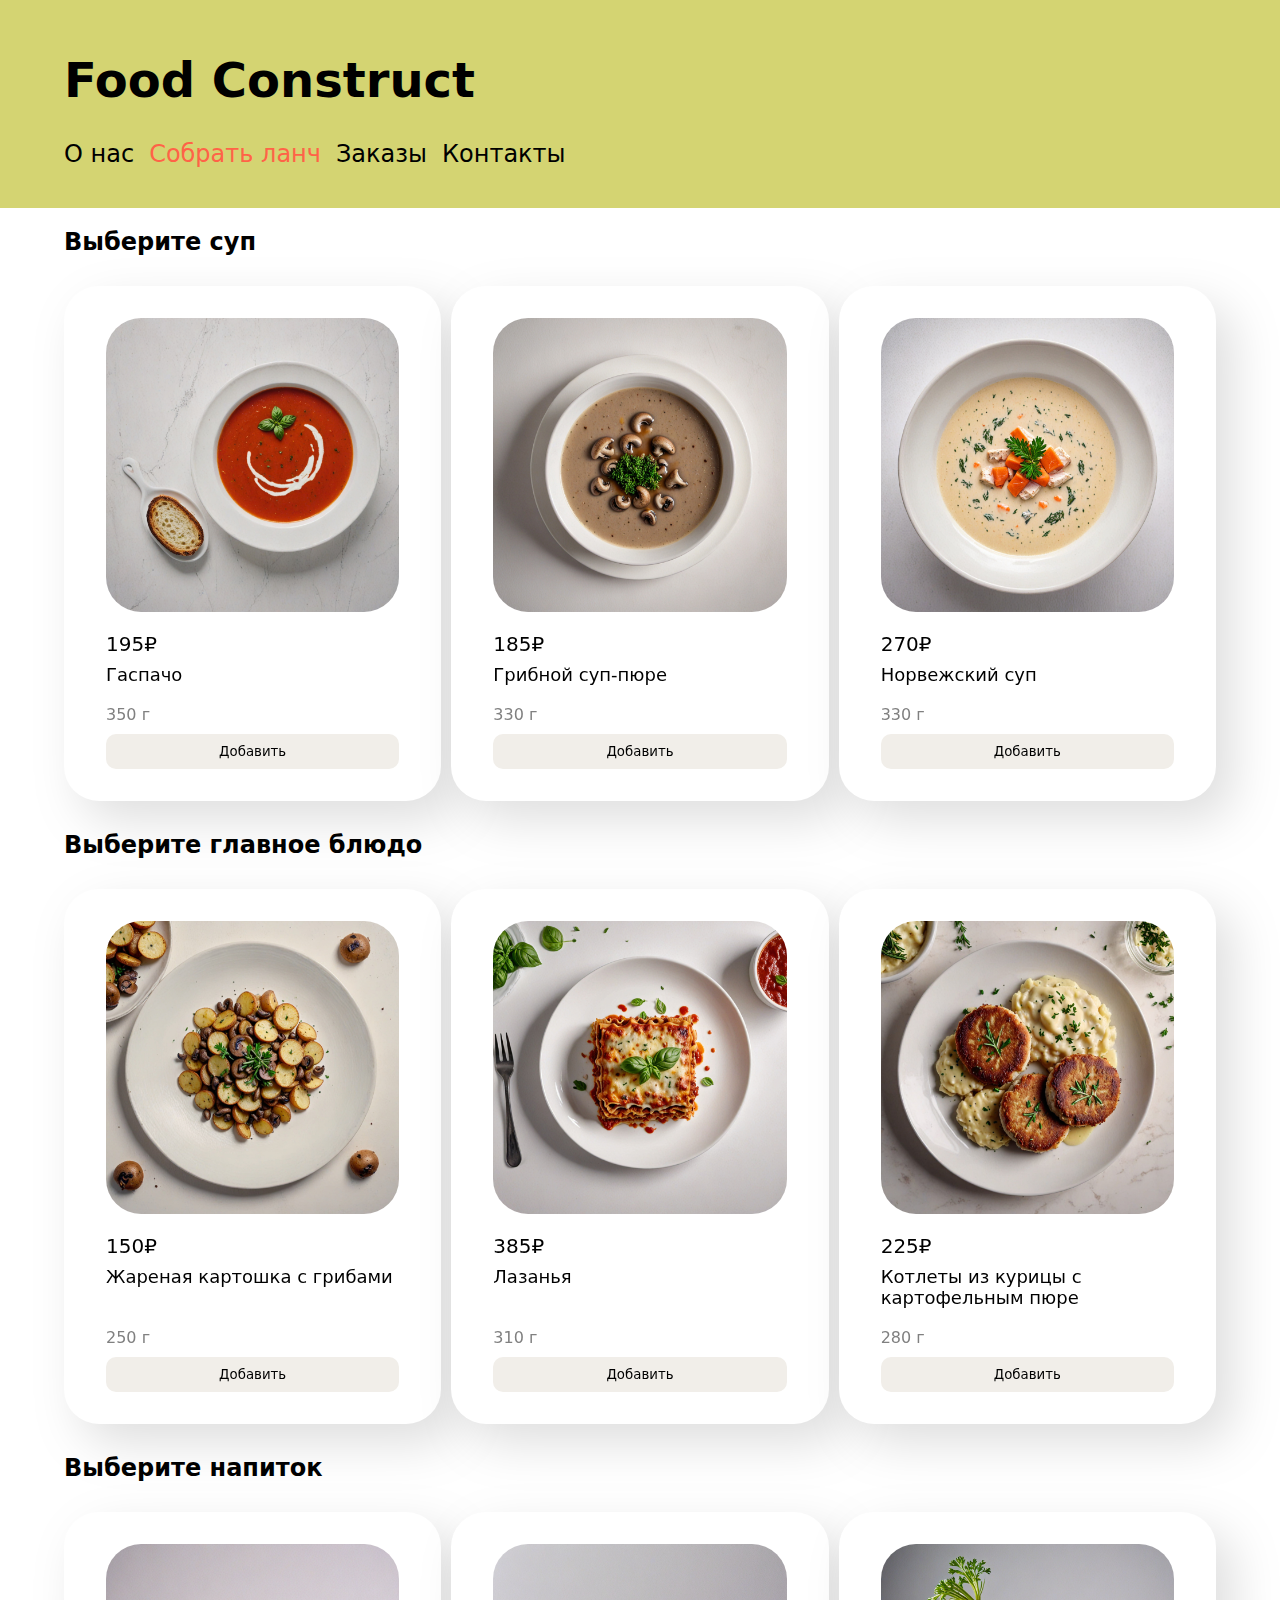
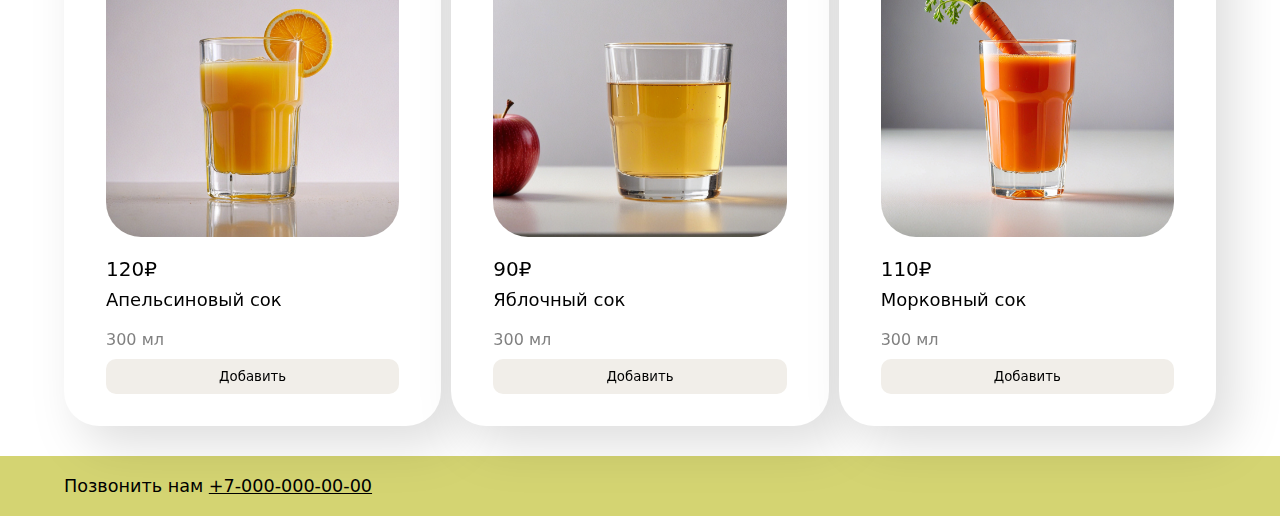
<file: лаб2/lunch.html>
<!DOCTYPE html>
<html lang="ru">
<head>
    <meta charset="UTF-8">
    <meta name="viewport" content="width=device-width, initial-scale=1.0">
    <link rel = "stylesheet" href="style_lunch.css">
    <link rel="stylesheet" href="style.css">
    <title>Food Construct</title>
</head>
<body>
    <header>
        <div class="info">
            <h1>Food Construct</h1>
        </div>
        <div class="text">
            <nav class="main-menu">
                    <a href="index.html">О нас</a>
                    <a href="lunch.html" class="active">Cобрать ланч</a>
                    <a href="">Заказы</a>
                    <a href="#contacts">Контакты</a>
            </nav>
        </div>
    </header>
    <main>
        <section>
            <h2>Выберите суп</h2>
            <div class="food-grid">
                <div class="every-dish">
                    <img src="images2/sup/gazpacho.jpg" alt="Гаспачо">
                    <p class="price">195&#8381</p>
                    <p class="name">Гаспачо</p>
                    <div class="plus">
                        <p class="weight">350 г</p>
                        <button>Добавить</button>
                    </div>
                </div>
                <div class="every-dish">
                    <img src="images2/sup/mushroom_soup.jpg" alt="Грибной суп-пюре">
                    <p class="price">185&#8381</p>
                    <p class="name">Грибной суп-пюре</p>
                    <div class="plus">
                        <p class="weight">330 г</p>
                        <button>Добавить</button>
                    </div>
                </div>
                <div class="every-dish">
                    <img src="images2/sup/norwegian_soup.jpg" alt="Норвежский суп-пюре">
                    <p class="price">270&#8381</p>
                    <p class="name">Норвежский суп</p>
                    <div class="plus">
                        <p class="weight">330 г</p>
                        <button>Добавить</button>
                    </div>
                </div>
            </div>
        </section>

        <section>
            <h2>Выберите главное блюдо</h2>
            <div class="food-grid">
                <div class="every-dish">
                    <img src="images2/main/friedpotatoeswithmushrooms1.jpg" alt="Жареная картошка с грибами">
                    <p class="price">150&#8381</p>
                    <p class="name">Жареная картошка с грибами</p>
                    <div class="plus">
                        <p class="weight">250 г</p>
                        <button>Добавить</button>
                    </div>
                </div>
                <div class="every-dish">
                    <img src="images2/main/lasagna.jpg" alt="Лазанья">
                    <p class="price">385&#8381</p>
                    <p class="name">Лазанья</p>
                    <div class="plus">
                        <p class="weight">310 г</p>
                        <button>Добавить</button>
                    </div>
                </div>
                <div class="every-dish">
                    <img src="images2/main/chickencutletsandmashedpotatoes.jpg" alt="Котлеты из курицы с пюре">
                    <p class="price">225&#8381</p>
                    <p class="name">Котлеты из курицы с картофельным пюре</p>
                    <div class="plus">
                        <p class="weight">280 г</p>
                        <button>Добавить</button>
                    </div>
                </div>
            </div>
        </section>

        <section>
            <h2>Выберите напиток</h2>
            <div class="food-grid">
                <div class="every-dish">
                    <img src="images2/drink/orangejuice.jpg" alt="Апельсиновый сок">
                    <p class="price">120&#8381</p>
                    <p class="name">Апельсиновый сок</p>
                    <div class="plus">
                        <p class="weight">300 мл</p>
                        <button>Добавить</button>
                    </div>
                </div>
                <div class="every-dish">
                    <img src="images2/drink/applejuice.jpg" alt="Яблочный сок">
                    <p class="price">90&#8381</p>
                    <p class="name">Яблочный сок</p>
                    <div class="plus">
                        <p class="weight">300 мл</p>
                        <button>Добавить</button>
                    </div>
                </div>
                <div class="every-dish">
                    <img src="images2/drink/carrotjuice.jpg" alt="Морковный сок">
                    <p class="price">110&#8381</p>
                    <p class="name">Морковный сок</p>
                    <div class="plus">
                        <p class="weight">300 мл</p>
                        <button>Добавить</button>
                    </div>
                </div>
            </div>
        </section>
    </main>
    <footer id="contacts">
        <div class="text">
            <p>
                Позвонить нам <a style="color: black;" href="+7-000-000-00-00">+7-000-000-00-00</a>
            </p>
        </div>
    </footer>
    
</body>
</html>
</file>
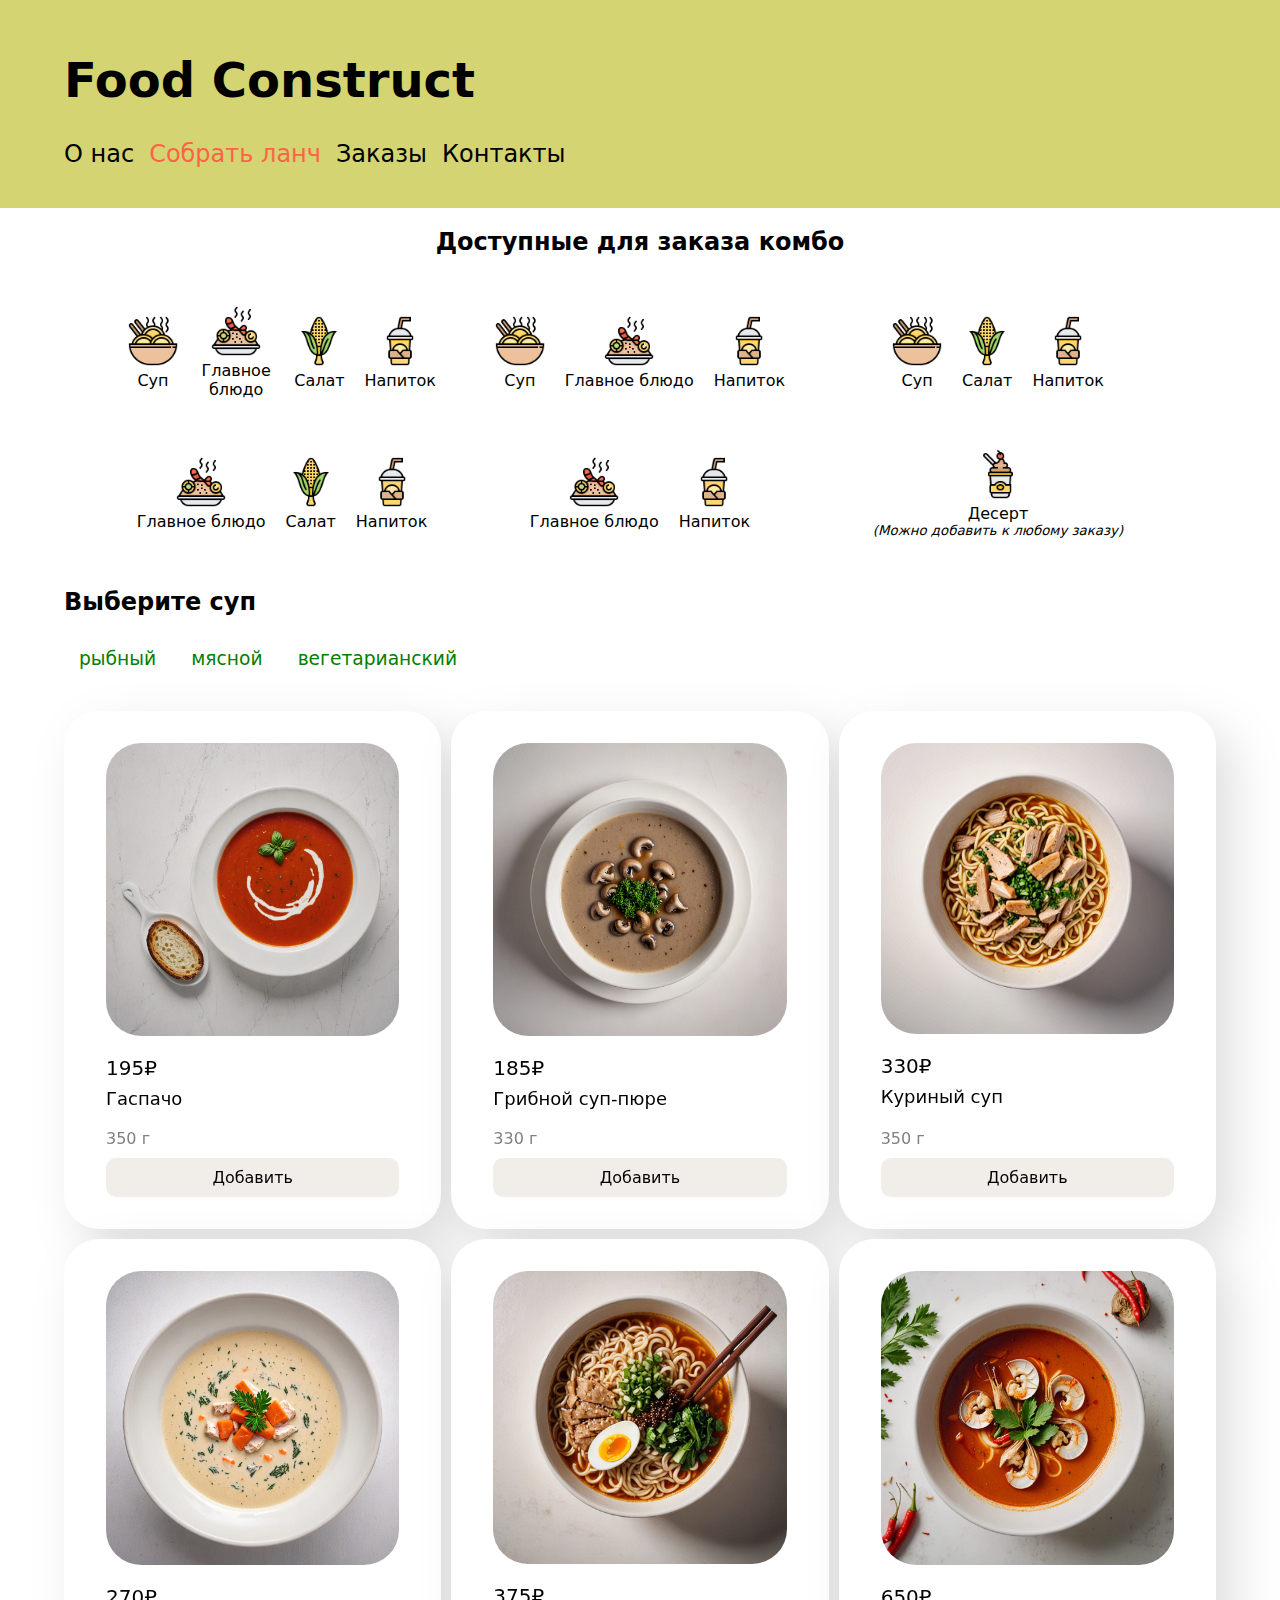
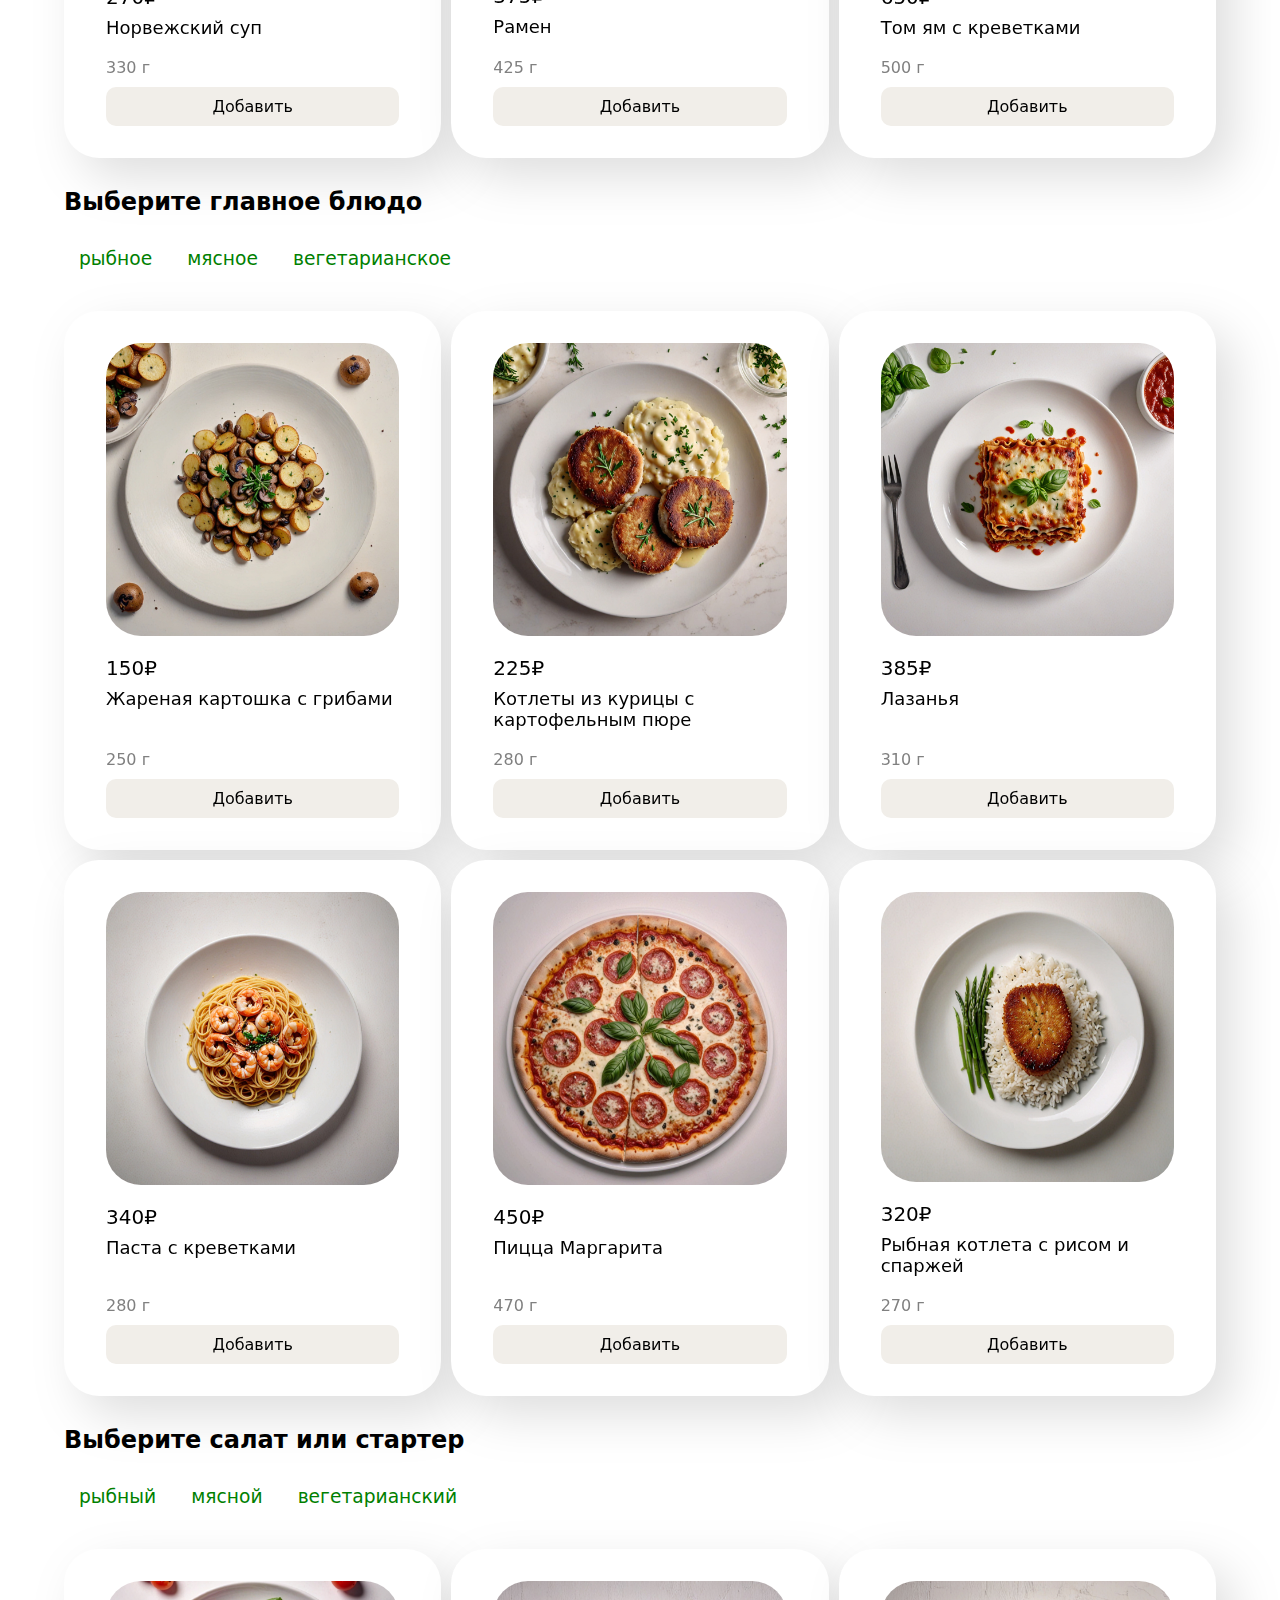
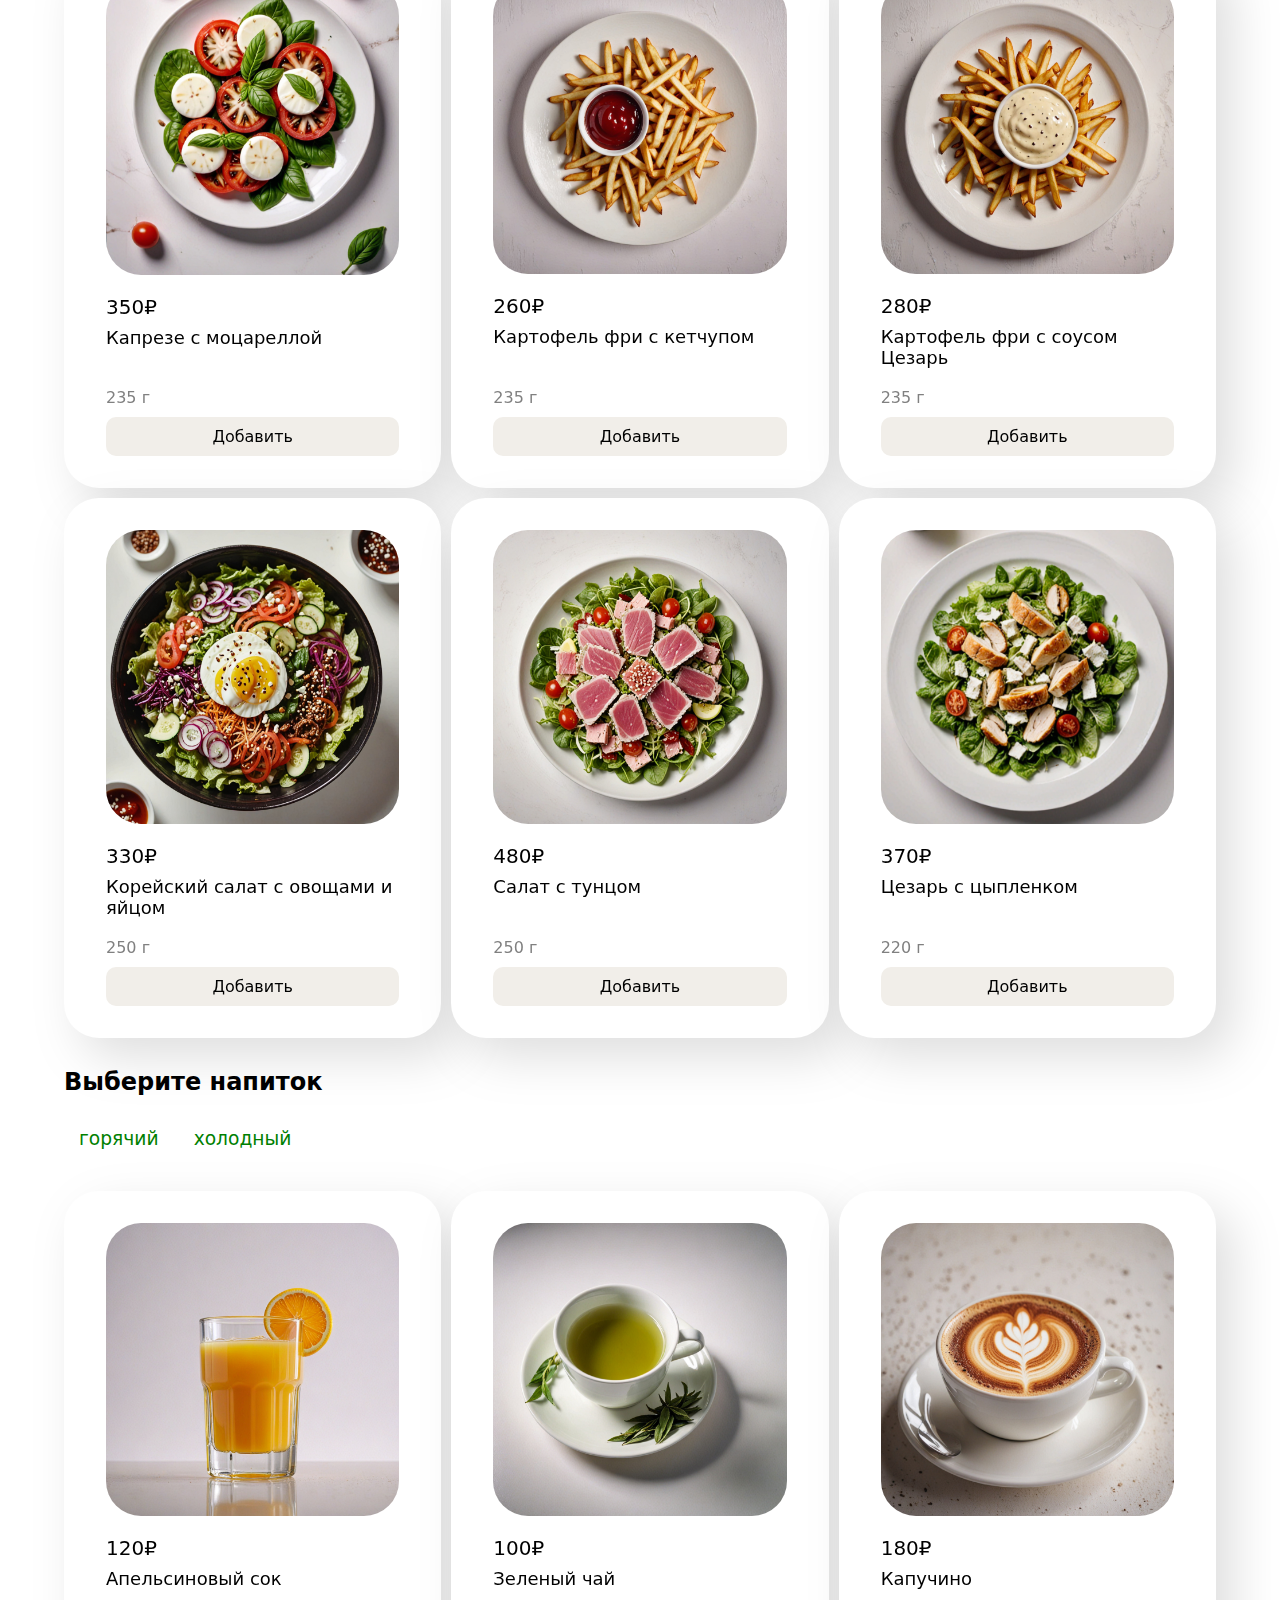
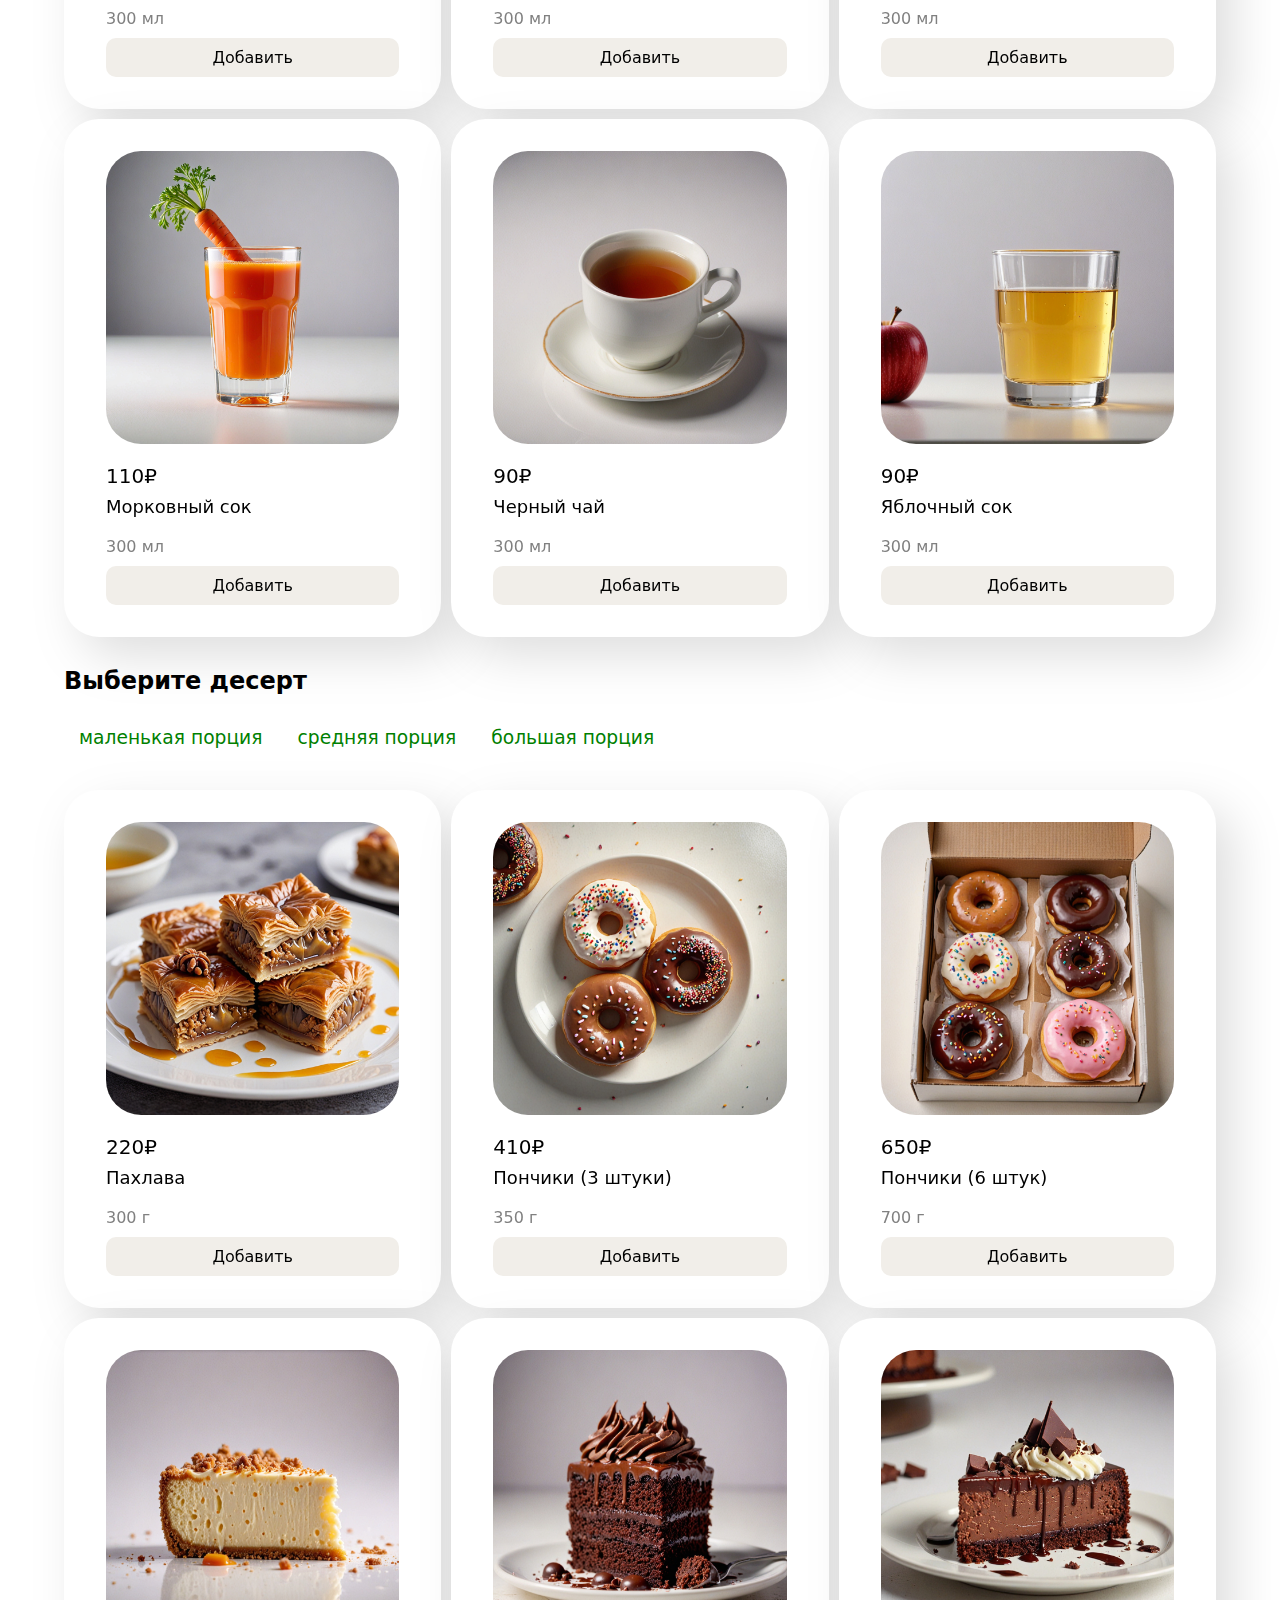
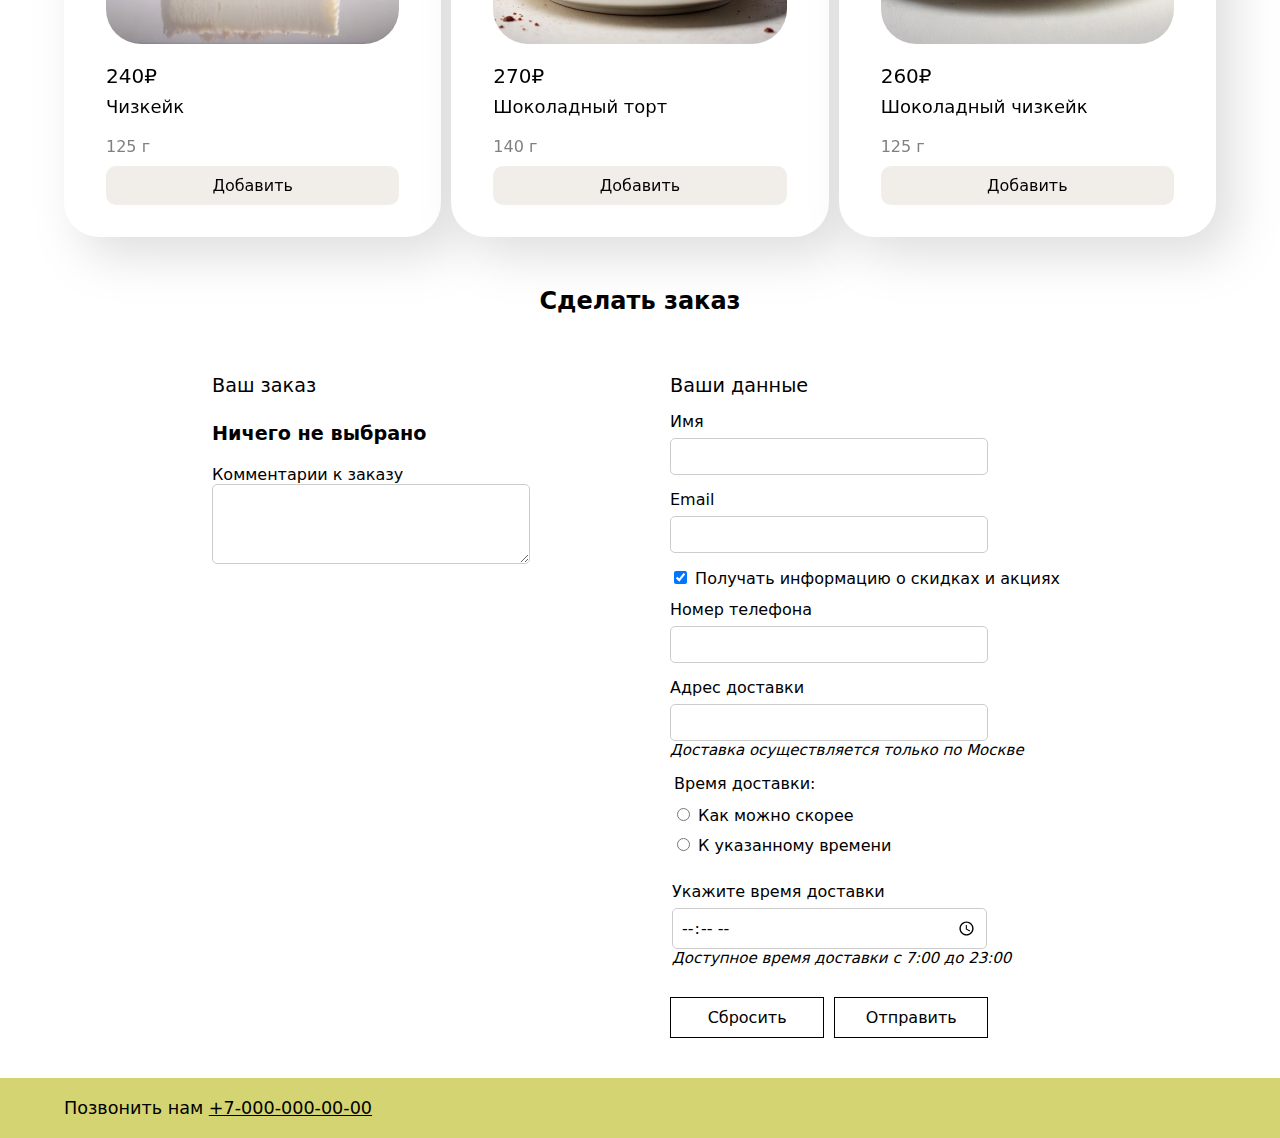
<file: лаб6/lunch.html>
<!DOCTYPE html>
<html lang="ru">
<head>
    <meta charset="UTF-8">
    <meta name="viewport" content="width=device-width, initial-scale=1.0">
    <link rel = "stylesheet" href="style_lunch.css">
    <link rel="stylesheet" href="style.css">
    <title>Food Construct</title>
</head>
<body>
    <header>
        <div class="info">
            <h1>Food Construct</h1>
        </div>
        <div class="text">
            <nav class="main-menu">
                    <a href="index.html">О нас</a>
                    <a href="lunch.html" class="active">Cобрать ланч</a>
                    <a href="">Заказы</a>
                    <a href="#contacts">Контакты</a>
            </nav>
        </div>
    </header>
    <main>
        <div class="choose-combo">
            <h2 class="combo-title">Доступные для заказа комбо</h2>
            <div class="lunch-options-grid">
                <div class="lunch-option">
                    <div class="lunch-option-flex">
                        <img src="icons/soup.png" alt="soup">
                        <p>Суп</p>
                    </div>
                    <div class="lunch-option-flex">
                        <img src="icons/main.png" alt="main-dish">
                        <p>Главное блюдо</p>
                    </div>
                    <div class="lunch-option-flex">
                        <img src="icons/salad.png" alt="salad">
                        <p>Салат</p>
                    </div>
                    <div class="lunch-option-flex">
                        <img src="icons/drink.png" alt="drink">
                        <p>Напиток</p>
                    </div>
                </div>
                <div class="lunch-option">
                    <div class="lunch-option-flex">
                        <img src="icons/soup.png" alt="soup">
                        <p>Суп</p>
                    </div>
                    <div class="lunch-option-flex">
                        <img src="icons/main.png" alt="main-dish">
                        <p>Главное блюдо</p>
                    </div>
                    <div class="lunch-option-flex">
                        <img src="icons/drink.png" alt="drink">
                        <p>Напиток</p>
                    </div>
                </div>
                <div class="lunch-option">
                    <div class="lunch-option-flex">
                        <img src="icons/soup.png" alt="soup">
                        <p>Суп</p>
                    </div>
                    <div class="lunch-option-flex">
                        <img src="icons/salad.png" alt="salad">
                        <p>Салат</p>
                    </div>
                    <div class="lunch-option-flex">
                        <img src="icons/drink.png" alt="drink">
                        <p>Напиток</p>
                    </div>
                </div>
                <div class="lunch-option">
                    <div class="lunch-option-flex">
                        <img src="icons/main.png" alt="main-dish">
                        <p>Главное блюдо</p>
                    </div>
                    <div class="lunch-option-flex">
                        <img src="icons/salad.png" alt="salad">
                        <p>Салат</p>
                    </div>
                    <div class="lunch-option-flex">
                        <img src="icons/drink.png" alt="drink">
                        <p>Напиток</p>
                    </div>
                </div>
                <div class="lunch-option">
                    <div class="lunch-option-flex">
                        <img src="icons/main.png" alt="main-dish">
                        <p>Главное блюдо</p>
                    </div>
                    <div class="lunch-option-flex">
                        <img src="icons/drink.png" alt="drink">
                        <p>Напиток</p>
                    </div>
                </div>
                <div class="lunch-option">
                    <div class="lunch-option-flex">
                        <img src="icons/desert.png" alt="desert">
                        <p>Десерт</p>
                        <div class="desert-info">(Можно добавить к любому заказу)</div>
                    </div>
                </div>
            </div>
        </div>
        <section>
            <h2>Выберите суп</h2>
            <div class="filters">
                <button class="filter-button" data-kind="fish">рыбный</button>
                <button class="filter-button" data-kind="meat">мясной</button>
                <button class="filter-button" data-kind="veg">вегетарианский</button>
            </div>
            <div class="food-grid">
            </div>
        </section>

        <section>
            <h2>Выберите главное блюдо</h2>
            <div class="filters">
                <button class="filter-button" data-kind="fish">рыбное</button>
                <button class="filter-button" data-kind="meat">мясное</button>
                <button class="filter-button" data-kind="veg">вегетарианское</button>
            </div>
            <div class="food-grid">
            </div>
        </section>

        <section>
            <h2>Выберите салат или стартер</h2>
            <div class="filters">
                <button class="filter-button" data-kind="fish">рыбный</button>
                <button class="filter-button" data-kind="meat">мясной</button>
                <button class="filter-button" data-kind="veg">вегетарианский</button>
            </div>
            <div class="food-grid">
            </div>
        </section>

        <section>
            <h2>Выберите напиток</h2>
            <div class="filters">
                <button class="filter-button" data-kind="hot">горячий</button>
                <button class="filter-button" data-kind="cold">холодный</button>
            </div>
            <div class="food-grid">
            </div>
        </section>

        <section>
            <h2>Выберите десерт</h2>
            <div class="filters">
                <button class="filter-button" data-kind="small">маленькая порция</button>
                <button class="filter-button" data-kind="medium">средняя порция</button>
                <button class="filter-button" data-kind="large">большая порция</button>
            </div>
            <div class="food-grid">
            </div>
        </section>
    </main>

    <div class="take-order">
        <h2 class="order">Сделать заказ</h2>

        <form method="POST" action="https://httpbin.org/post">
            <div class="form">
                <div class="select-order">
                    <h3>Ваш заказ</h3>

                    <div class="order-items">
                        <div class="order-item-soup">
                            <p><b>Суп</b></p>
                            <p>Блюдо не выбрано</p>
                        </div>
                        <div class="order-item-main-dish">
                            <p><b>Главное блюдо</b></p>
                            <p>Блюдо не выбрано</p>
                        </div>
                        <div class="order-item-salad">
                            <p><b>Салат или стартер</b></p>
                            <p>Блюдо не выбрано</p>
                        </div>
                        <div class="order-item-drink">
                            <p><b>Напиток</b></p>
                            <p>Напиток не выбран</p>
                        </div>
                        <div class="order-item-dessert">
                            <p><b>Десерт</b></p>
                            <p>Десерт не выбран</p>
                        </div>
                        <div class="order-item-coast">
                            <p><b>Стоимость заказа</b></p>
                            <p class="coast">0&#x20bd;</p>
                        </div>
                    </div>

                    <div class="order-items-not">
                        <p>Ничего не выбрано</p>
                    </div>

                    <label for="input-soup"></label>
                    <input type="text" id="input-soup" name="soup" value="" hidden>

                    <label for="input-main-dish"></label>
                    <input type="text" id="input-main-dish" name="main-dish" value="" hidden>

                    <label for="input-drink"></label>
                    <input type="text" id="input-drink" name="drink" value="" hidden>

                    <label for="input-salad"></label>
                    <input type="text" id="input-salad" name="salad" value="" hidden>

                    <label for="input-dessert"></label>
                    <input type="text" id="input-dessert" name="dessert" value="" hidden>

                    <label for="comments">Комментарии к заказу</label>
                    <textarea name="comments" id="comments"></textarea>
                </div>

                <div class="data-block">
                    <h3>Ваши данные</h3>

                    <label for="name" class="data">Имя</label>
                    <input type="text" id="name" name="name" required>

                    <label for="email" class="data">Email</label>
                    <input type="email" id="email" name="email" required>

                    <div class="addition">
                        <input type="checkbox" id="subscribe" name="subscribe" checked> 
                        <label for="subscribe">Получать информацию о скидках и акциях</label>
                    </div>

                    <div class="phone">
                        <label for="phone" class="data">Номер телефона</label>
                        <input type="tel" id="phone" name="phone" required>
                    </div>
                    
                    <div class="delivery-address">
                        <label for="delivery">Адрес доставки</label>
                        <input type="text" id="delivery" name="delivery" required>
                        <p>Доставка осуществляется только по Москве</p>
                    </div>

                    <fieldset>
                        <div class="addition">
                            <legend>Время доставки:</legend>
                            <div class="delivery-radio-time">
                                <input type="radio" name="delivery-time" id="fast" value="fast" required>
                                <label for="fast">Как можно скорее</label>
                            </div>
                            <div class="delivery-radio-time">
                                <input type="radio" name="delivery-time" id="choose-time" value="choose-time" required>
                                <label for="choose-time">К указанному времени</label>
                            </div>
                        </div>
                            <div class="delivery-time-current">
                                <label for="input-delivery-time" class="data">Укажите время доставки</label>
                                <input type="time" name="input-delivery-time" id="input-delivery-time" min="07:00" max="23:00" step="300">
                                <p>Доступное время доставки с 7:00 до 23:00</p>
                            </div>
                    </fieldset>

                    <div class="button">
                        <button type="reset">Сбросить</button>
                        <button type="submit">Отправить</button>
                    </div>
                </div>
            </div>
        </form>
    </div>
    <footer id="contacts">
        <div class="text">
            <p>
                Позвонить нам <a style="color: black;" href="+7-000-000-00-00">+7-000-000-00-00</a>
            </p>
        </div>
    </footer>
    
    <script src="dishes_take.js"></script>
    <script src="dishes.js"></script>
    <script src="dishes_display.js"></script>
    <script src="validateForm.js"></script>
</body>
</html>
</file>
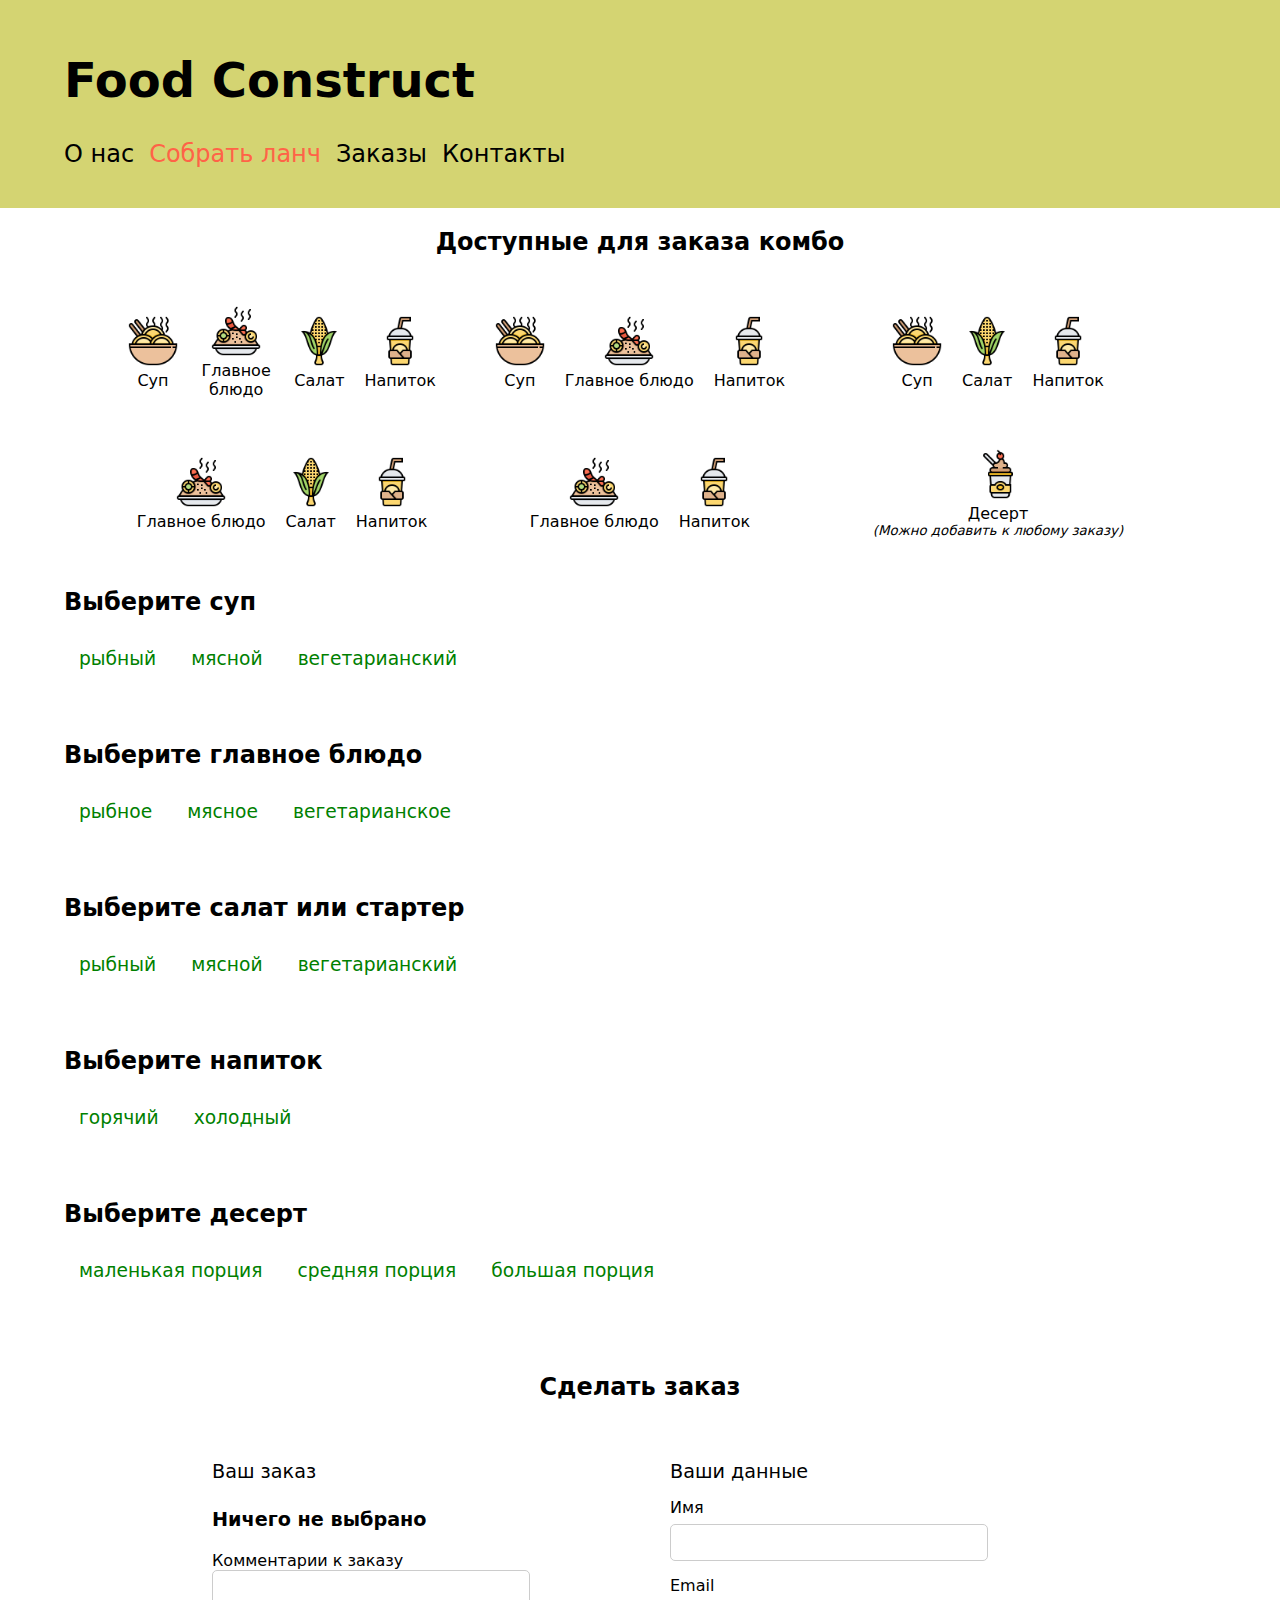
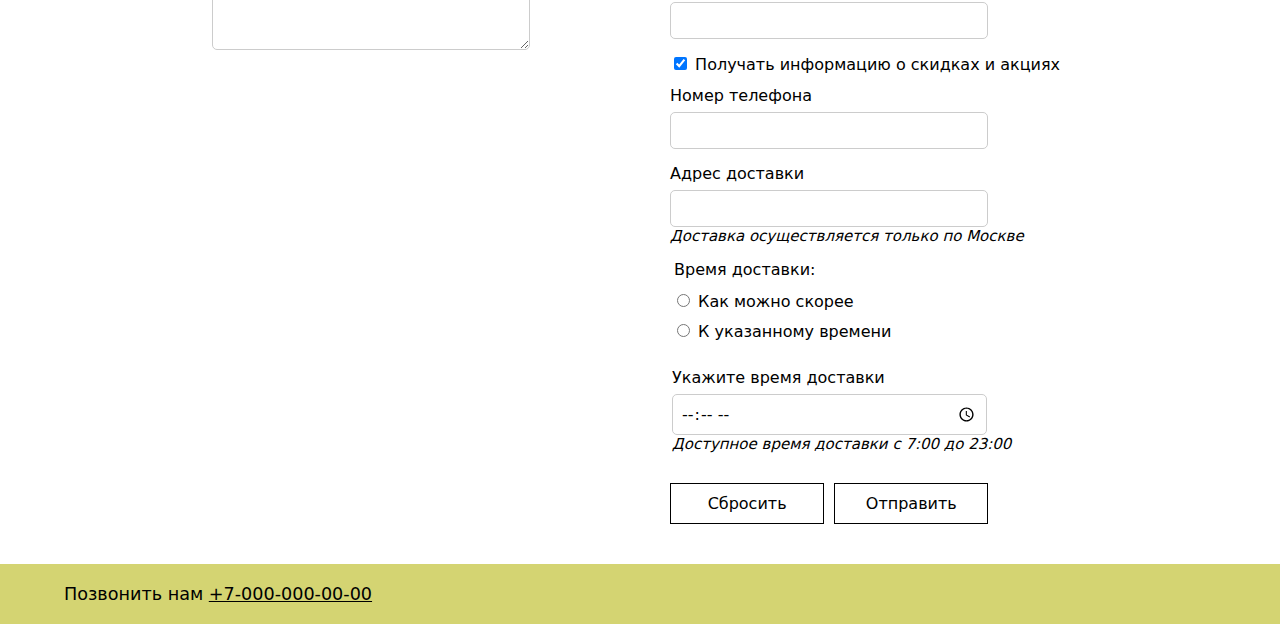
<file: лаб7/lunch.html>
<!DOCTYPE html>
<html lang="ru">
<head>
    <meta charset="UTF-8">
    <meta name="viewport" content="width=device-width, initial-scale=1.0">
    <link rel = "stylesheet" href="style_lunch.css">
    <link rel="stylesheet" href="style.css">
    <title>Food Construct</title>
</head>
<body>
    <header>
        <div class="info">
            <h1>Food Construct</h1>
        </div>
        <div class="text">
            <nav class="main-menu">
                    <a href="index.html">О нас</a>
                    <a href="lunch.html" class="active">Cобрать ланч</a>
                    <a href="">Заказы</a>
                    <a href="#contacts">Контакты</a>
            </nav>
        </div>
    </header>
    <main>
        <div class="choose-combo">
            <h2 class="combo-title">Доступные для заказа комбо</h2>
            <div class="lunch-options-grid">
                <div class="lunch-option">
                    <div class="lunch-option-flex">
                        <img src="icons/soup.png" alt="soup">
                        <p>Суп</p>
                    </div>
                    <div class="lunch-option-flex">
                        <img src="icons/main.png" alt="main-dish">
                        <p>Главное блюдо</p>
                    </div>
                    <div class="lunch-option-flex">
                        <img src="icons/salad.png" alt="salad">
                        <p>Салат</p>
                    </div>
                    <div class="lunch-option-flex">
                        <img src="icons/drink.png" alt="drink">
                        <p>Напиток</p>
                    </div>
                </div>
                <div class="lunch-option">
                    <div class="lunch-option-flex">
                        <img src="icons/soup.png" alt="soup">
                        <p>Суп</p>
                    </div>
                    <div class="lunch-option-flex">
                        <img src="icons/main.png" alt="main-dish">
                        <p>Главное блюдо</p>
                    </div>
                    <div class="lunch-option-flex">
                        <img src="icons/drink.png" alt="drink">
                        <p>Напиток</p>
                    </div>
                </div>
                <div class="lunch-option">
                    <div class="lunch-option-flex">
                        <img src="icons/soup.png" alt="soup">
                        <p>Суп</p>
                    </div>
                    <div class="lunch-option-flex">
                        <img src="icons/salad.png" alt="salad">
                        <p>Салат</p>
                    </div>
                    <div class="lunch-option-flex">
                        <img src="icons/drink.png" alt="drink">
                        <p>Напиток</p>
                    </div>
                </div>
                <div class="lunch-option">
                    <div class="lunch-option-flex">
                        <img src="icons/main.png" alt="main-dish">
                        <p>Главное блюдо</p>
                    </div>
                    <div class="lunch-option-flex">
                        <img src="icons/salad.png" alt="salad">
                        <p>Салат</p>
                    </div>
                    <div class="lunch-option-flex">
                        <img src="icons/drink.png" alt="drink">
                        <p>Напиток</p>
                    </div>
                </div>
                <div class="lunch-option">
                    <div class="lunch-option-flex">
                        <img src="icons/main.png" alt="main-dish">
                        <p>Главное блюдо</p>
                    </div>
                    <div class="lunch-option-flex">
                        <img src="icons/drink.png" alt="drink">
                        <p>Напиток</p>
                    </div>
                </div>
                <div class="lunch-option">
                    <div class="lunch-option-flex">
                        <img src="icons/desert.png" alt="desert">
                        <p>Десерт</p>
                        <div class="desert-info">(Можно добавить к любому заказу)</div>
                    </div>
                </div>
            </div>
        </div>
        <section>
            <h2>Выберите суп</h2>
            <div class="filters">
                <button class="filter-button" data-kind="fish">рыбный</button>
                <button class="filter-button" data-kind="meat">мясной</button>
                <button class="filter-button" data-kind="veg">вегетарианский</button>
            </div>
            <div class="food-grid">
            </div>
        </section>

        <section>
            <h2>Выберите главное блюдо</h2>
            <div class="filters">
                <button class="filter-button" data-kind="fish">рыбное</button>
                <button class="filter-button" data-kind="meat">мясное</button>
                <button class="filter-button" data-kind="veg">вегетарианское</button>
            </div>
            <div class="food-grid">
            </div>
        </section>

        <section>
            <h2>Выберите салат или стартер</h2>
            <div class="filters">
                <button class="filter-button" data-kind="fish">рыбный</button>
                <button class="filter-button" data-kind="meat">мясной</button>
                <button class="filter-button" data-kind="veg">вегетарианский</button>
            </div>
            <div class="food-grid">
            </div>
        </section>

        <section>
            <h2>Выберите напиток</h2>
            <div class="filters">
                <button class="filter-button" data-kind="hot">горячий</button>
                <button class="filter-button" data-kind="cold">холодный</button>
            </div>
            <div class="food-grid">
            </div>
        </section>

        <section>
            <h2>Выберите десерт</h2>
            <div class="filters">
                <button class="filter-button" data-kind="small">маленькая порция</button>
                <button class="filter-button" data-kind="medium">средняя порция</button>
                <button class="filter-button" data-kind="large">большая порция</button>
            </div>
            <div class="food-grid">
            </div>
        </section>
    </main>

    <div class="take-order">
        <h2 class="order">Сделать заказ</h2>

        <form method="POST" action="https://httpbin.org/post">
            <div class="form">
                <div class="select-order">
                    <h3>Ваш заказ</h3>

                    <div class="order-items">
                        <div class="order-item-soup">
                            <p><b>Суп</b></p>
                            <p>Блюдо не выбрано</p>
                        </div>
                        <div class="order-item-main-dish">
                            <p><b>Главное блюдо</b></p>
                            <p>Блюдо не выбрано</p>
                        </div>
                        <div class="order-item-salad">
                            <p><b>Салат или стартер</b></p>
                            <p>Блюдо не выбрано</p>
                        </div>
                        <div class="order-item-drink">
                            <p><b>Напиток</b></p>
                            <p>Напиток не выбран</p>
                        </div>
                        <div class="order-item-dessert">
                            <p><b>Десерт</b></p>
                            <p>Десерт не выбран</p>
                        </div>
                        <div class="order-item-coast">
                            <p><b>Стоимость заказа</b></p>
                            <p class="coast">0&#x20bd;</p>
                        </div>
                    </div>

                    <div class="order-items-not">
                        <p>Ничего не выбрано</p>
                    </div>

                    <label for="input-soup"></label>
                    <input type="text" id="input-soup" name="soup" value="" hidden>

                    <label for="input-main-dish"></label>
                    <input type="text" id="input-main-dish" name="main-course" value="" hidden>

                    <label for="input-drink"></label>
                    <input type="text" id="input-drink" name="drink" value="" hidden>

                    <label for="input-salad"></label>
                    <input type="text" id="input-salad" name="salad" value="" hidden>

                    <label for="input-dessert"></label>
                    <input type="text" id="input-dessert" name="dessert" value="" hidden>

                    <label for="comments">Комментарии к заказу</label>
                    <textarea name="comments" id="comments"></textarea>
                </div>

                <div class="data-block">
                    <h3>Ваши данные</h3>

                    <label for="name" class="data">Имя</label>
                    <input type="text" id="name" name="name" required>

                    <label for="email" class="data">Email</label>
                    <input type="email" id="email" name="email" required>

                    <div class="addition">
                        <input type="checkbox" id="subscribe" name="subscribe" checked> 
                        <label for="subscribe">Получать информацию о скидках и акциях</label>
                    </div>

                    <div class="phone">
                        <label for="phone" class="data">Номер телефона</label>
                        <input type="tel" id="phone" name="phone" required>
                    </div>
                    
                    <div class="delivery-address">
                        <label for="delivery">Адрес доставки</label>
                        <input type="text" id="delivery" name="delivery" required>
                        <p>Доставка осуществляется только по Москве</p>
                    </div>

                    <fieldset>
                        <div class="addition">
                            <legend>Время доставки:</legend>
                            <div class="delivery-radio-time">
                                <input type="radio" name="delivery-time" id="fast" value="fast" required>
                                <label for="fast">Как можно скорее</label>
                            </div>
                            <div class="delivery-radio-time">
                                <input type="radio" name="delivery-time" id="choose-time" value="choose-time" required>
                                <label for="choose-time">К указанному времени</label>
                            </div>
                        </div>
                            <div class="delivery-time-current">
                                <label for="input-delivery-time" class="data">Укажите время доставки</label>
                                <input type="time" name="input-delivery-time" id="input-delivery-time" min="07:00" max="23:00" step="300">
                                <p>Доступное время доставки с 7:00 до 23:00</p>
                            </div>
                    </fieldset>

                    <div class="button">
                        <button type="reset">Сбросить</button>
                        <button type="submit">Отправить</button>
                    </div>
                </div>
            </div>
        </form>
    </div>
    <footer id="contacts">
        <div class="text">
            <p>
                Позвонить нам <a style="color: black;" href="+7-000-000-00-00">+7-000-000-00-00</a>
            </p>
        </div>
    </footer>
    
    <script src="dishes_take.js"></script>
    <script src="dishes.js"></script>
    <script src="dishes_display.js"></script>
    <script src="validateForm.js"></script>
    <script src="loadDishes.js"></script>
</body>
</html>
</file>
<file: style.css>
header{
    background-color: rgb(212, 212, 114);
    color: black;
    font-size: 1.5rem;
    font-weight: medium;
    padding: 20px 0;
}

.main-menu ul{
    list-style: none;
    margin: 0;
    padding: 0;
}

.main-menu li{
    display: inline;
    margin-right: 10px;
}
.text{
  margin: 0 auto;
  max-width: 90%;
  font-size: 1.1rem;
}

body{
    margin: 0;
}

.info{
    margin: 0 auto;
    max-width: 90%;
}

.main-menu a{
    color: black;
    text-decoration: none;
    font-size: 1.5rem;
}

.main-menu a:hover{
    color: palevioletred;
}

.image{
    padding-top: 20px;
    height: 450px;
    width: 200x;
    text-align: left;
    margin: 0;
}

.image > img{
    height: 100%;
}

footer {
    background-color: rgb(212, 212, 114);
    color: black;
    padding: 20px 0;
}

p{
    text-align: left;
    margin: 0;
}

section{
    margin-bottom: 20px;
}

th,td{
    padding: 5px;
    border: 1px solid black;
}

table{
    border-collapse: collapse;
    text-align: center;
}

.advantages ul{
    padding: 0;
}

* {
    box-sizing: border-box;
    font-family: "Merriweather", system-ui;
  }
</file>
<file: лаб 3/style.css>
header{
    background-color: rgb(212, 212, 114);
    color: black;
    font-size: 1.5rem;
    font-weight: medium;
    padding: 20px 0;
}

.main-menu ul{
    list-style: none;
    margin: 0;
    padding: 0;
}

.main-menu li{
    display: inline;
    margin-right: 10px;
}
.text{
  margin: 0 auto;
  max-width: 90%;
  font-size: 1.1rem;
}
html, body {
    display: flex;
    flex-direction: column;
    height: 100%;
    margin: 0;
}

main {
    flex: 1;
}

.info{
    margin: 0 auto;
    max-width: 90%;
}

nav {
    display: flex;
    justify-content: flex-start;
    flex-wrap: wrap;
    width: 100%;
    gap: 15px;
    margin-bottom: 20px;
}

.main-menu a{
    color: black;
    text-decoration: none;
    font-size: 1.5rem;
}

.main-menu .active{
    color: tomato;
}

.main-menu a:hover{
    color: palevioletred;
}

.image{
    padding-top: 20px;
    height: 450px;
    width: 200px;
    text-align: left;
    margin: 0;
}

.image > img{
    height: 100%;
}

footer {
    background-color: rgb(212, 212, 114);
    color: black;
    padding: 20px 0;
}


p{
    text-align: left;
    margin: 0;
}

section{
    margin-bottom: 20px;
}

th,td{
    padding: 5px;
    border: 1px solid black;
}

table{
    border-collapse: collapse;
    text-align: center;
}

.advantages ul{
    padding: 0;
}

* {
    box-sizing: border-box;
    font-family: "Merriweather", system-ui;
  }

  @media all and (max-width: 800px) {

    nav {
        justify-content: space-between;
    }

    .image > img {
        width: 500px
    }

}

@media all and (max-width: 600px) {

    .info{
        text-align: center;
    }

    nav {
        flex-direction: column;
        align-items: center;
    }

    .main-menu a {
        font-size: calc(22px + 4px);
    }

    .image > img {
        width: 100%;
    }

    table {
        font-size: calc(15px - 2px);
    }

}

@media all and (max-width: 400px) {

    table {
        font-size: calc(15px - 4px);
    }

    select, input[type="text"], input[type="email"], input[type="tel"], input[type="time"], textarea{
        width: 100%;
    }

    .button{
        width: 100%;
    }
}
</file>
<file: лаб9/style.css>
header{
    background-color: rgb(212, 212, 114);
    color: black;
    font-size: 1.5rem;
    font-weight: medium;
    padding: 20px 0;
}

.main-menu ul{
    list-style: none;
    margin: 0;
    padding: 0;
}

.main-menu li{
    display: inline;
    margin-right: 10px;
}
.text{
  margin: 0 auto;
  max-width: 90%;
  font-size: 1.1rem;
}
html, body {
    display: flex;
    flex-direction: column;
    height: 100%;
    margin: 0;
}

main {
    flex: 1;
}

.info{
    margin: 0 auto;
    max-width: 90%;
}

nav {
    display: flex;
    justify-content: flex-start;
    flex-wrap: wrap;
    width: 100%;
    gap: 15px;
    margin-bottom: 20px;
}

.main-menu a{
    color: black;
    text-decoration: none;
    font-size: 1.5rem;
}

.main-menu .active{
    color: tomato;
}

.main-menu a:hover{
    color: palevioletred;
}

.image{
    padding-top: 20px;
    height: 450px;
    width: 200px;
    text-align: left;
    margin: 0;
}

.image > img{
    height: 100%;
}

footer {
    background-color: rgb(212, 212, 114);
    color: black;
    padding: 20px 0;
}


p{
    text-align: left;
    margin: 0;
}

section{
    margin-bottom: 20px;
}

th,td{
    padding: 5px;
    border: 1px solid black;
}

table{
    border-collapse: collapse;
    text-align: center;
}

.advantages ul{
    padding: 0;
}

* {
    box-sizing: border-box;
    font-family: "Merriweather", system-ui;
  }

  @media all and (max-width: 800px) {

    nav {
        justify-content: space-between;
    }

    .image > img {
        width: 500px
    }

}

@media all and (max-width: 600px) {

    .info{
        text-align: center;
    }

    nav {
        flex-direction: column;
        align-items: center;
    }

    .main-menu a {
        font-size: calc(22px + 4px);
    }

    .image > img {
        width: 100%;
    }

    table {
        font-size: calc(15px - 2px);
    }

}

@media all and (max-width: 400px) {

    table {
        font-size: calc(15px - 4px);
    }

    select, input[type="text"], input[type="email"], input[type="tel"], input[type="time"], textarea{
        width: 100%;
    }

    .button{
        width: 100%;
    }
}
</file>
<file: лаб 3/style_lunch.css>
section{
    max-width: 90%;
    margin: 0 auto;
}

.food-grid{
    display: grid;
    grid-template-columns: repeat(3, 1fr);
    grid-gap: 10px;
    margin: 30px 0px;
}

.every-dish{
    display: flex;
    flex-direction: column;
    border: 2px solid transparent;
    align-items: flex-start;
    padding: 30px 40px;
    border-radius: 35px;
    cursor: pointer;
    filter: drop-shadow(17px 19px 24px rgba(0, 0, 0, 0.13));
    background-color: white;
}

.every-dish:hover{
    border: 2px solid tomato;
}

.every-dish img{
    width: 100%;
    border-radius: 35px;
}

.every-dish .price{
    font-size: 20px;
    font-weight: 500;
    margin-top: 20px;
}

.every-dish .name {
    font-size: 18px;
    margin: 8px 0 10px 0;
    font-weight: 500;
}

.every-dish .weight {
    color: grey;
    margin: 10px 0px;
}

.every-dish .plus {
    margin-top: auto;
    width: 100%;
}

.every-dish button {
    width: 100%;
    background-color: #f1eee9;
    padding: 10px 30px;
    border-radius: 10px;
    cursor: pointer;
    border: none;
}

.every-dish:hover button {
    background-color: gold;
}

.order {
    text-align: center;
    margin-top: 20px;
}

.form {
    width: 70%;
    display: grid;
    grid-template-columns: 1fr 1fr;
    justify-items: center;
    justify-content: center;
    gap: 20px;
    margin: 20px auto;
}

.select-order, .data-block {
    width: 100%;
    display: flex;
    flex-direction: column;
    padding: 20px;
}

h3 {
    margin-bottom: 15px;
    font-size: 1.2em;
    font-weight: 400;
}

select, input[type="text"], input[type="email"], input[type="tel"], input[type="time"], textarea{
    min-width: 200px;
    width: 80%;
    padding: 8px;
    margin-bottom: 15px;
    border: 1px solid #ccc;
    background-color: white;
    border-radius: 5px;
    font-size: 1em;
}

.data, .delivery-address label {
    display: inline-block;
    width: 100%;
    padding-bottom: 7px;
}

.comment{
    margin-bottom: 7px;
}

.addition, .delivery-radio-time, legend {
    margin-bottom: 12px;
}

.delivery-radio-time{
    width: 100%;
    display: inline-block;
    margin-bottom: 10px;
}

.delivery-time-current {
    margin-top: 5px;
    width: 100%;
    display: inline-block;
    margin-bottom: 10px;
}

.delivery-address p, .delivery-time-current p{
    font-size: 15px;
    margin-bottom: 15px;
    font-style: italic;
}

.delivery-address input, .delivery-time-current input{
    margin-bottom: 0;
}

textarea {
    resize: vertical;
    height: 80px;
}

fieldset {
    border: none;
    margin-bottom: 5px;
    padding: 0;

}

input[type="checkbox"], input[type="radio"] {
    margin-right: 3px;
}

.button {
    width: 80%;
    gap: 10px;
    display: flex;
    justify-content: center;
}

button {
    width: 50%;
    padding: 10px 20px;
    border: none;
    background-color: white;
    border: 1px solid #000;
    font-size: 1em;
    cursor: pointer;
}

button:hover {
    background-color: gold;
    border-color: tomato;
}

@media all and (max-width: 800px) {

    .food-grid {
        grid-template-columns: repeat(2, 1fr);
    }

}

@media all and (max-width: 600px) {

    .info {
        text-align: center;
    }

    section h2 {
        text-align: center;
    }

    .food-grid {
        grid-template-columns: repeat(1, 1fr);
    }

    .form {
        grid-template-columns: repeat(1, 1fr);
    }
    
}
</file>
<file: лаб 4/style_lunch.css>
section{
    max-width: 90%;
    margin: 0 auto;
}

.food-grid{
    display: grid;
    grid-template-columns: repeat(3, 1fr);
    grid-gap: 10px;
    margin: 30px 0px;
}

.every-dish{
    display: flex;
    flex-direction: column;
    border: 2px solid transparent;
    align-items: flex-start;
    padding: 30px 40px;
    border-radius: 35px;
    cursor: pointer;
    filter: drop-shadow(17px 19px 24px rgba(0, 0, 0, 0.13));
    background-color: white;
}

.every-dish:hover{
    border: 2px solid tomato;
}

.every-dish img{
    width: 100%;
    border-radius: 35px;
}

.every-dish .price{
    font-size: 20px;
    font-weight: 500;
    margin-top: 20px;
}

.every-dish .name {
    font-size: 18px;
    margin: 8px 0 10px 0;
    font-weight: 500;
}

.every-dish .weight {
    color: grey;
    margin: 10px 0px;
}

.every-dish .plus {
    margin-top: auto;
    width: 100%;
}

.every-dish button {
    width: 100%;
    background-color: #f1eee9;
    padding: 10px 30px;
    border-radius: 10px;
    cursor: pointer;
    border: none;
}

.every-dish:hover button {
    background-color: gold;
}

.every-dish.selected {
    border: 2px solid tomato;
}

.order {
    text-align: center;
    margin-top: 20px;
}

.form {
    width: 70%;
    display: grid;
    grid-template-columns: 1fr 1fr;
    justify-items: center;
    justify-content: center;
    gap: 20px;
    margin: 20px auto;
}

.select-order, .data-block {
    width: 100%;
    display: flex;
    flex-direction: column;
    padding: 20px;
}

h3 {
    margin-bottom: 15px;
    font-size: 1.2em;
    font-weight: 400;
}

select, input[type="text"], input[type="email"], input[type="tel"], input[type="time"], textarea{
    min-width: 200px;
    width: 80%;
    padding: 8px;
    margin-bottom: 15px;
    border: 1px solid #ccc;
    background-color: white;
    border-radius: 5px;
    font-size: 1em;
}

.data, .delivery-address label {
    display: inline-block;
    width: 100%;
    padding-bottom: 7px;
}

.order-items {
    display: none;
    font-size: 1.2em;
}

.order-items div {
    margin-bottom: 20px;
}

.order-items .coast{
    font-size: 1.2em;
}

.order-items p{
    margin-bottom: 3px;
}

.order-items-not {
    display: block;
    font-weight: bold;
    font-size: 1.2em;
    margin:10px 0 20px 0;
}

.comment{
    margin-bottom: 7px;
}

.addition, .delivery-radio-time, legend {
    margin-bottom: 12px;
}

.delivery-radio-time{
    width: 100%;
    display: inline-block;
    margin-bottom: 10px;
}

.delivery-time-current {
    margin-top: 5px;
    width: 100%;
    display: inline-block;
    margin-bottom: 10px;
}

.delivery-address p, .delivery-time-current p{
    font-size: 15px;
    margin-bottom: 15px;
    font-style: italic;
}

.delivery-address input, .delivery-time-current input{
    margin-bottom: 0;
}

textarea {
    resize: vertical;
    height: 80px;
}

fieldset {
    border: none;
    margin-bottom: 5px;
    padding: 0;

}

input[type="checkbox"], input[type="radio"] {
    margin-right: 3px;
}

.button {
    width: 80%;
    gap: 10px;
    display: flex;
    justify-content: center;
}

button {
    width: 50%;
    padding: 10px 20px;
    border: none;
    background-color: white;
    border: 1px solid #000;
    font-size: 1em;
    cursor: pointer;
}

button:hover {
    background-color: gold;
    border-color: tomato;
}

@media all and (max-width: 800px) {

    .food-grid {
        grid-template-columns: repeat(2, 1fr);
    }

}

@media all and (max-width: 600px) {

    .info {
        text-align: center;
    }

    section h2 {
        text-align: center;
    }

    .food-grid {
        grid-template-columns: repeat(1, 1fr);
    }

    .form {
        grid-template-columns: repeat(1, 1fr);
    }
    
}
</file>
<file: лаб 4/style.css>
header{
    background-color: rgb(212, 212, 114);
    color: black;
    font-size: 1.5rem;
    font-weight: medium;
    padding: 20px 0;
}

.main-menu ul{
    list-style: none;
    margin: 0;
    padding: 0;
}

.main-menu li{
    display: inline;
    margin-right: 10px;
}
.text{
  margin: 0 auto;
  max-width: 90%;
  font-size: 1.1rem;
}
html, body {
    display: flex;
    flex-direction: column;
    height: 100%;
    margin: 0;
}

main {
    flex: 1;
}

.info{
    margin: 0 auto;
    max-width: 90%;
}

nav {
    display: flex;
    justify-content: flex-start;
    flex-wrap: wrap;
    width: 100%;
    gap: 15px;
    margin-bottom: 20px;
}

.main-menu a{
    color: black;
    text-decoration: none;
    font-size: 1.5rem;
}

.main-menu .active{
    color: tomato;
}

.main-menu a:hover{
    color: palevioletred;
}

.image{
    padding-top: 20px;
    height: 450px;
    width: 200px;
    text-align: left;
    margin: 0;
}

.image > img{
    height: 100%;
}

footer {
    background-color: rgb(212, 212, 114);
    color: black;
    padding: 20px 0;
}


p{
    text-align: left;
    margin: 0;
}

section{
    margin-bottom: 20px;
}

th,td{
    padding: 5px;
    border: 1px solid black;
}

table{
    border-collapse: collapse;
    text-align: center;
}

.advantages ul{
    padding: 0;
}

* {
    box-sizing: border-box;
    font-family: "Merriweather", system-ui;
  }

  @media all and (max-width: 800px) {

    nav {
        justify-content: space-between;
    }

    .image > img {
        width: 500px
    }

}

@media all and (max-width: 600px) {

    .info{
        text-align: center;
    }

    nav {
        flex-direction: column;
        align-items: center;
    }

    .main-menu a {
        font-size: calc(22px + 4px);
    }

    .image > img {
        width: 100%;
    }

    table {
        font-size: calc(15px - 2px);
    }

}

@media all and (max-width: 400px) {

    table {
        font-size: calc(15px - 4px);
    }

    select, input[type="text"], input[type="email"], input[type="tel"], input[type="time"], textarea{
        width: 100%;
    }

    .button{
        width: 100%;
    }
}
</file>
<file: лаб 5/style_lunch.css>
section{
    max-width: 90%;
    margin: 0 auto;
}

.filter-button {
    all: unset;
    font-size: 14pt;
    font-weight: 500;
    padding: 7px 10px;
    margin: 5px;
    background-color: white;
    color: green;
    cursor: pointer;
    border-radius: 4px;
}

.filter-button.active {
    background-color: #d1e7dd;
    color: #155724;
}

.filter-button:hover {
    background-color: #d1e7dd;
    color: #155724;
}

.food-grid{
    display: grid;
    grid-template-columns: repeat(3, 1fr);
    grid-gap: 10px;
    margin: 30px 0px;
}

.every-dish{
    display: flex;
    flex-direction: column;
    border: 2px solid transparent;
    align-items: flex-start;
    padding: 30px 40px;
    border-radius: 35px;
    cursor: pointer;
    filter: drop-shadow(17px 19px 24px rgba(0, 0, 0, 0.13));
    background-color: white;
}

.every-dish:hover{
    border: 2px solid tomato;
}

.every-dish img{
    width: 100%;
    border-radius: 35px;
}

.every-dish .price{
    font-size: 20px;
    font-weight: 500;
    margin-top: 20px;
}

.every-dish .name {
    font-size: 18px;
    margin: 8px 0 10px 0;
    font-weight: 500;
}

.every-dish .weight {
    color: grey;
    margin: 10px 0px;
}

.every-dish .plus {
    margin-top: auto;
    width: 100%;
}

.every-dish button {
    width: 100%;
    background-color: #f1eee9;
    padding: 10px 30px;
    border-radius: 10px;
    cursor: pointer;
    border: none;
}

.every-dish:hover button {
    background-color: gold;
}

.every-dish.selected {
    border: 2px solid tomato;
}

.order {
    text-align: center;
    margin-top: 20px;
}

.form {
    width: 70%;
    display: grid;
    grid-template-columns: 1fr 1fr;
    justify-items: center;
    justify-content: center;
    gap: 20px;
    margin: 20px auto;
}

.select-order, .data-block {
    width: 100%;
    display: flex;
    flex-direction: column;
    padding: 20px;
}

h3 {
    margin-bottom: 15px;
    font-size: 1.2em;
    font-weight: 400;
}

select, input[type="text"], input[type="email"], input[type="tel"], input[type="time"], textarea{
    min-width: 200px;
    width: 80%;
    padding: 8px;
    margin-bottom: 15px;
    border: 1px solid #ccc;
    background-color: white;
    border-radius: 5px;
    font-size: 1em;
}

.data, .delivery-address label {
    display: inline-block;
    width: 100%;
    padding-bottom: 7px;
}

.order-items {
    display: none;
    font-size: 1.2em;
}

.order-items div {
    margin-bottom: 20px;
}

.order-items .coast{
    font-size: 1.2em;
}

.order-items p{
    margin-bottom: 3px;
}

.order-items-not {
    display: block;
    font-weight: bold;
    font-size: 1.2em;
    margin:10px 0 20px 0;
}

.comment{
    margin-bottom: 7px;
}

.addition, .delivery-radio-time, legend {
    margin-bottom: 12px;
}

.delivery-radio-time{
    width: 100%;
    display: inline-block;
    margin-bottom: 10px;
}

.delivery-time-current {
    margin-top: 5px;
    width: 100%;
    display: inline-block;
    margin-bottom: 10px;
}

.delivery-address p, .delivery-time-current p{
    font-size: 15px;
    margin-bottom: 15px;
    font-style: italic;
}

.delivery-address input, .delivery-time-current input{
    margin-bottom: 0;
}

textarea {
    resize: vertical;
    height: 80px;
}

fieldset {
    border: none;
    margin-bottom: 5px;
    padding: 0;

}

input[type="checkbox"], input[type="radio"] {
    margin-right: 3px;
}

.button {
    width: 80%;
    gap: 10px;
    display: flex;
    justify-content: center;
}

button {
    width: 50%;
    padding: 10px 20px;
    border: none;
    background-color: white;
    border: 1px solid #000;
    font-size: 1em;
    cursor: pointer;
}

button:hover {
    background-color: gold;
    border-color: tomato;
}

@media all and (max-width: 800px) {

    .food-grid {
        grid-template-columns: repeat(2, 1fr);
    }

}

@media all and (max-width: 600px) {

    .info {
        text-align: center;
    }

    section h2 {
        text-align: center;
    }

    .food-grid {
        grid-template-columns: repeat(1, 1fr);
    }

    .form {
        grid-template-columns: repeat(1, 1fr);
    }
    
}
</file>
<file: лаб 5/style.css>
header{
    background-color: rgb(212, 212, 114);
    color: black;
    font-size: 1.5rem;
    font-weight: medium;
    padding: 20px 0;
}

.main-menu ul{
    list-style: none;
    margin: 0;
    padding: 0;
}

.main-menu li{
    display: inline;
    margin-right: 10px;
}
.text{
  margin: 0 auto;
  max-width: 90%;
  font-size: 1.1rem;
}
html, body {
    display: flex;
    flex-direction: column;
    height: 100%;
    margin: 0;
}

main {
    flex: 1;
}

.info{
    margin: 0 auto;
    max-width: 90%;
}

nav {
    display: flex;
    justify-content: flex-start;
    flex-wrap: wrap;
    width: 100%;
    gap: 15px;
    margin-bottom: 20px;
}

.main-menu a{
    color: black;
    text-decoration: none;
    font-size: 1.5rem;
}

.main-menu .active{
    color: tomato;
}

.main-menu a:hover{
    color: palevioletred;
}

.image{
    padding-top: 20px;
    height: 450px;
    width: 200px;
    text-align: left;
    margin: 0;
}

.image > img{
    height: 100%;
}

footer {
    background-color: rgb(212, 212, 114);
    color: black;
    padding: 20px 0;
}


p{
    text-align: left;
    margin: 0;
}

section{
    margin-bottom: 20px;
}

th,td{
    padding: 5px;
    border: 1px solid black;
}

table{
    border-collapse: collapse;
    text-align: center;
}

.advantages ul{
    padding: 0;
}

* {
    box-sizing: border-box;
    font-family: "Merriweather", system-ui;
  }

  @media all and (max-width: 800px) {

    nav {
        justify-content: space-between;
    }

    .image > img {
        width: 500px
    }

}

@media all and (max-width: 600px) {

    .info{
        text-align: center;
    }

    nav {
        flex-direction: column;
        align-items: center;
    }

    .main-menu a {
        font-size: calc(22px + 4px);
    }

    .image > img {
        width: 100%;
    }

    table {
        font-size: calc(15px - 2px);
    }

}

@media all and (max-width: 400px) {

    table {
        font-size: calc(15px - 4px);
    }

    select, input[type="text"], input[type="email"], input[type="tel"], input[type="time"], textarea{
        width: 100%;
    }

    .button{
        width: 100%;
    }
}
</file>
<file: лаб2/style_lunch.css>
section{
    max-width: 90%;
    margin: 0 auto;
}

.food-grid{
    display: grid;
    grid-template-columns: repeat(3, 1fr);
    grid-gap: 10px;
    margin: 30px 0px;
}

.every-dish{
    display: flex;
    flex-direction: column;
    align-items: flex-start;
    border: 2px solid transparent;
    padding: 30px 40px;
    border-radius: 35px;
    cursor: pointer;
    filter: drop-shadow(17px 19px 24px rgba(0, 0, 0, 0.13));
    background-color: white;
}

.every-dish:hover{
    border: 2px solid tomato;
}

.every-dish img{
    width: 100%;
    border-radius: 35px;
}

.every-dish .price{
    font-size: 20px;
    font-weight: 500;
    margin-top: 20px;
}

.every-dish .name {
    font-size: 18px;
    margin: 8px 0 10px 0;
    font-weight: 500;
}

.every-dish .weight {
    color: grey;
    margin: 10px 0px;
}

.every-dish .plus {
    margin-top: auto;
    width: 100%;
}

.every-dish button {
    width: 100%;
    background-color: #f1eee9;
    padding: 10px 30px;
    border-radius: 10px;
    cursor: pointer;
    border: none;
}

.every-dish:hover button {
    background-color: gold;
}

@media all and (max-width: 800px) {

    .food-grid {
        grid-template-columns: repeat(2, 1fr);
    }

}

@media all and (max-width: 600px) {

    .info {
        text-align: center;
    }

    section h2 {
        text-align: center;
    }

    .food-grid {
        grid-template-columns: repeat(1, 1fr);
    }
    
}
</file>
<file: лаб2/style.css>
header{
    background-color: rgb(212, 212, 114);
    color: black;
    font-size: 1.5rem;
    font-weight: medium;
    padding: 20px 0;
}

.main-menu ul{
    list-style: none;
    margin: 0;
    padding: 0;
}

.main-menu li{
    display: inline;
    margin-right: 10px;
}
.text{
  margin: 0 auto;
  max-width: 90%;
  font-size: 1.1rem;
}
html, body {
    display: flex;
    flex-direction: column;
    height: 100%;
    margin: 0;
}

main {
    flex: 1;
}

.info{
    margin: 0 auto;
    max-width: 90%;
}

nav {
    display: flex;
    justify-content: flex-start;
    flex-wrap: wrap;
    width: 100%;
    gap: 15px;
    margin-bottom: 20px;
}

.main-menu a{
    color: black;
    text-decoration: none;
    font-size: 1.5rem;
}

.main-menu .active{
    color: tomato;
}

.main-menu a:hover{
    color: palevioletred;
}

.image{
    padding-top: 20px;
    height: 450px;
    width: 200px;
    text-align: left;
    margin: 0;
}

.image > img{
    height: 100%;
}

footer {
    background-color: rgb(212, 212, 114);
    color: black;
    padding: 20px 0;
}


p{
    text-align: left;
    margin: 0;
}

section{
    margin-bottom: 20px;
}

th,td{
    padding: 5px;
    border: 1px solid black;
}

table{
    border-collapse: collapse;
    text-align: center;
}

.advantages ul{
    padding: 0;
}

* {
    box-sizing: border-box;
    font-family: "Merriweather", system-ui;
  }

  @media all and (max-width: 800px) {

    nav {
        justify-content: space-between;
    }

    .image > img {
        width: 500px
    }

}

@media all and (max-width: 600px) {

    .info{
        text-align: center;
    }

    nav {
        flex-direction: column;
        align-items: center;
    }

    .main-menu a {
        font-size: calc(22px + 4px);
    }

    .image > img {
        width: 100%;
    }

    table {
        font-size: calc(15px - 2px);
    }

}

@media all and (max-width: 400px) {

    table {
        font-size: calc(15px - 4px);
    }
}
</file>
<file: лаб6/style_lunch.css>
section{
    max-width: 90%;
    margin: 0 auto;
}

.filter-button {
    all: unset;
    font-size: 14pt;
    font-weight: 500;
    padding: 7px 10px;
    margin: 5px;
    background-color: white;
    color: green;
    cursor: pointer;
    border-radius: 4px;
}

.filter-button.active {
    background-color: #d1e7dd;
    color: #155724;
}

.filter-button:hover {
    background-color: #d1e7dd;
    color: #155724;
}

.food-grid{
    display: grid;
    grid-template-columns: repeat(3, 1fr);
    grid-gap: 10px;
    margin: 30px 0px;
}

.every-dish{
    display: flex;
    flex-direction: column;
    border: 2px solid transparent;
    align-items: flex-start;
    padding: 30px 40px;
    border-radius: 35px;
    cursor: pointer;
    filter: drop-shadow(17px 19px 24px rgba(0, 0, 0, 0.13));
    background-color: white;
}

.every-dish:hover{
    border: 2px solid tomato;
}

.every-dish img{
    width: 100%;
    border-radius: 35px;
}

.every-dish .price{
    font-size: 20px;
    font-weight: 500;
    margin-top: 20px;
}

.every-dish .name {
    font-size: 18px;
    margin: 8px 0 10px 0;
    font-weight: 500;
}

.every-dish .weight {
    color: grey;
    margin: 10px 0px;
}

.every-dish .plus {
    margin-top: auto;
    width: 100%;
}

.every-dish button {
    width: 100%;
    background-color: #f1eee9;
    padding: 10px 30px;
    border-radius: 10px;
    cursor: pointer;
    border: none;
}

.every-dish:hover button {
    background-color: gold;
}

.every-dish.selected {
    border: 2px solid tomato;
}

.order {
    text-align: center;
    margin-top: 20px;
}

.form {
    width: 70%;
    display: grid;
    grid-template-columns: 1fr 1fr;
    justify-items: center;
    justify-content: center;
    gap: 20px;
    margin: 20px auto;
}

.select-order, .data-block {
    width: 100%;
    display: flex;
    flex-direction: column;
    padding: 20px;
}

h3 {
    margin-bottom: 15px;
    font-size: 1.2em;
    font-weight: 400;
}

select, input[type="text"], input[type="email"], input[type="tel"], input[type="time"], textarea{
    min-width: 200px;
    width: 80%;
    padding: 8px;
    margin-bottom: 15px;
    border: 1px solid #ccc;
    background-color: white;
    border-radius: 5px;
    font-size: 1em;
}

.data, .delivery-address label {
    display: inline-block;
    width: 100%;
    padding-bottom: 7px;
}

.order-items {
    display: none;
    font-size: 1.2em;
}

.order-items div {
    margin-bottom: 20px;
}

.order-items .coast{
    font-size: 1.2em;
}

.order-items p{
    margin-bottom: 3px;
}

.order-items-not {
    display: block;
    font-weight: bold;
    font-size: 1.2em;
    margin:10px 0 20px 0;
}

.comment{
    margin-bottom: 7px;
}

.addition, .delivery-radio-time, legend {
    margin-bottom: 12px;
}

.delivery-radio-time{
    width: 100%;
    display: inline-block;
    margin-bottom: 10px;
}

.delivery-time-current {
    margin-top: 5px;
    width: 100%;
    display: inline-block;
    margin-bottom: 10px;
}

.delivery-address p, .delivery-time-current p{
    font-size: 15px;
    margin-bottom: 15px;
    font-style: italic;
}

.delivery-address input, .delivery-time-current input{
    margin-bottom: 0;
}

textarea {
    resize: vertical;
    height: 80px;
}

fieldset {
    border: none;
    margin-bottom: 5px;
    padding: 0;

}

input[type="checkbox"], input[type="radio"] {
    margin-right: 3px;
}

.button {
    width: 80%;
    gap: 10px;
    display: flex;
    justify-content: center;
}

button {
    width: 50%;
    padding: 10px 20px;
    border: none;
    background-color: white;
    border: 1px solid #000;
    font-size: 1em;
    cursor: pointer;
}

button:hover {
    background-color: gold;
    border-color: tomato;
}

.choose-combo {
    max-width: 80%;
    margin: 0 auto;
}

.combo-title {
    text-align: center;
}

.lunch-options-grid {
    display: grid;
    grid-template-columns: repeat(3, 1fr);
    justify-content: center;
    gap: 50px;
    margin: 50px 0;
}

.lunch-option {
    display: flex;
    flex-direction: row;
    justify-content: center;
    align-items: center;
    gap: 20px;
}

.lunch-option-flex {
    display: flex;
    flex-direction: column;
}

.lunch-option-flex img {
    width: 50px;
    text-align: center;
    margin: auto;
}

.lunch-option-flex img:hover {
    transform: scale(1.1) translateY(-5px);
}

.lunch-option-flex p {
    font-size: 12pt;
    margin-top: 5px;
    text-align: center;
}

.desert-info {
    font-size: 10pt;
    text-align: center;
    font-style: italic;
}

.notification {
    position: fixed;
    top: 50%;
    left: 50%;
    transform: translate(-50%, -50%);
    background: white;
    padding: 20px;
    border: 2px solid tomato;
    text-align: center;
    z-index: 1000;
    width: 80%;
    max-width: 400px;
}

.notification p {
    margin: 0 0 15px 0;
    font-size: 16px;
    color: #333;
}

.notification-close {
    padding: 10px 20px;
    border: none;
    background: tomato;
    color: white;
    border-radius: 5px;
    font-size: 16px;
    cursor: pointer;
    transition: background 0.3s ease, color 0.3s ease;
}

.notification-close:hover {
    background: gold;
    color: black;
}

@media all and (max-width: 800px) {

    .food-grid {
        grid-template-columns: repeat(2, 1fr);
    }

}

@media all and (max-width: 600px) {

    .info {
        text-align: center;
    }

    section h2 {
        text-align: center;
    }

    .food-grid {
        grid-template-columns: repeat(1, 1fr);
    }

    .form {
        grid-template-columns: repeat(1, 1fr);
    }
    
}
</file>
<file: лаб6/style.css>
header{
    background-color: rgb(212, 212, 114);
    color: black;
    font-size: 1.5rem;
    font-weight: medium;
    padding: 20px 0;
}

.main-menu ul{
    list-style: none;
    margin: 0;
    padding: 0;
}

.main-menu li{
    display: inline;
    margin-right: 10px;
}
.text{
  margin: 0 auto;
  max-width: 90%;
  font-size: 1.1rem;
}
html, body {
    display: flex;
    flex-direction: column;
    height: 100%;
    margin: 0;
}

main {
    flex: 1;
}

.info{
    margin: 0 auto;
    max-width: 90%;
}

nav {
    display: flex;
    justify-content: flex-start;
    flex-wrap: wrap;
    width: 100%;
    gap: 15px;
    margin-bottom: 20px;
}

.main-menu a{
    color: black;
    text-decoration: none;
    font-size: 1.5rem;
}

.main-menu .active{
    color: tomato;
}

.main-menu a:hover{
    color: palevioletred;
}

.image{
    padding-top: 20px;
    height: 450px;
    width: 200px;
    text-align: left;
    margin: 0;
}

.image > img{
    height: 100%;
}

footer {
    background-color: rgb(212, 212, 114);
    color: black;
    padding: 20px 0;
}


p{
    text-align: left;
    margin: 0;
}

section{
    margin-bottom: 20px;
}

th,td{
    padding: 5px;
    border: 1px solid black;
}

table{
    border-collapse: collapse;
    text-align: center;
}

.advantages ul{
    padding: 0;
}

* {
    box-sizing: border-box;
    font-family: "Merriweather", system-ui;
  }

  @media all and (max-width: 800px) {

    nav {
        justify-content: space-between;
    }

    .image > img {
        width: 500px
    }

}

@media all and (max-width: 600px) {

    .info{
        text-align: center;
    }

    nav {
        flex-direction: column;
        align-items: center;
    }

    .main-menu a {
        font-size: calc(22px + 4px);
    }

    .image > img {
        width: 100%;
    }

    table {
        font-size: calc(15px - 2px);
    }

}

@media all and (max-width: 400px) {

    table {
        font-size: calc(15px - 4px);
    }

    select, input[type="text"], input[type="email"], input[type="tel"], input[type="time"], textarea{
        width: 100%;
    }

    .button{
        width: 100%;
    }
}
</file>
<file: лаб7/style_lunch.css>
section{
    max-width: 90%;
    margin: 0 auto;
}

.filter-button {
    all: unset;
    font-size: 14pt;
    font-weight: 500;
    padding: 7px 10px;
    margin: 5px;
    background-color: white;
    color: green;
    cursor: pointer;
    border-radius: 4px;
}

.filter-button.active {
    background-color: #d1e7dd;
    color: #155724;
}

.filter-button:hover {
    background-color: #d1e7dd;
    color: #155724;
}

.food-grid{
    display: grid;
    grid-template-columns: repeat(3, 1fr);
    grid-gap: 10px;
    margin: 30px 0px;
}

.every-dish{
    display: flex;
    flex-direction: column;
    border: 2px solid transparent;
    align-items: flex-start;
    padding: 30px 40px;
    border-radius: 35px;
    cursor: pointer;
    filter: drop-shadow(17px 19px 24px rgba(0, 0, 0, 0.13));
    background-color: white;
}

.every-dish:hover{
    border: 2px solid tomato;
}

.every-dish img{
    width: 100%;
    border-radius: 35px;
}

.every-dish .price{
    font-size: 20px;
    font-weight: 500;
    margin-top: 20px;
}

.every-dish .name {
    font-size: 18px;
    margin: 8px 0 10px 0;
    font-weight: 500;
}

.every-dish .weight {
    color: grey;
    margin: 10px 0px;
}

.every-dish .plus {
    margin-top: auto;
    width: 100%;
}

.every-dish button {
    width: 100%;
    background-color: #f1eee9;
    padding: 10px 30px;
    border-radius: 10px;
    cursor: pointer;
    border: none;
}

.every-dish:hover button {
    background-color: gold;
}

.every-dish.selected {
    border: 2px solid tomato;
}

.order {
    text-align: center;
    margin-top: 20px;
}

.form {
    width: 70%;
    display: grid;
    grid-template-columns: 1fr 1fr;
    justify-items: center;
    justify-content: center;
    gap: 20px;
    margin: 20px auto;
}

.select-order, .data-block {
    width: 100%;
    display: flex;
    flex-direction: column;
    padding: 20px;
}

h3 {
    margin-bottom: 15px;
    font-size: 1.2em;
    font-weight: 400;
}

select, input[type="text"], input[type="email"], input[type="tel"], input[type="time"], textarea{
    min-width: 200px;
    width: 80%;
    padding: 8px;
    margin-bottom: 15px;
    border: 1px solid #ccc;
    background-color: white;
    border-radius: 5px;
    font-size: 1em;
}

.data, .delivery-address label {
    display: inline-block;
    width: 100%;
    padding-bottom: 7px;
}

.order-items {
    display: none;
    font-size: 1.2em;
}

.order-items div {
    margin-bottom: 20px;
}

.order-items .coast{
    font-size: 1.2em;
}

.order-items p{
    margin-bottom: 3px;
}

.order-items-not {
    display: block;
    font-weight: bold;
    font-size: 1.2em;
    margin:10px 0 20px 0;
}

.comment{
    margin-bottom: 7px;
}

.addition, .delivery-radio-time, legend {
    margin-bottom: 12px;
}

.delivery-radio-time{
    width: 100%;
    display: inline-block;
    margin-bottom: 10px;
}

.delivery-time-current {
    margin-top: 5px;
    width: 100%;
    display: inline-block;
    margin-bottom: 10px;
}

.delivery-address p, .delivery-time-current p{
    font-size: 15px;
    margin-bottom: 15px;
    font-style: italic;
}

.delivery-address input, .delivery-time-current input{
    margin-bottom: 0;
}

textarea {
    resize: vertical;
    height: 80px;
}

fieldset {
    border: none;
    margin-bottom: 5px;
    padding: 0;

}

input[type="checkbox"], input[type="radio"] {
    margin-right: 3px;
}

.button {
    width: 80%;
    gap: 10px;
    display: flex;
    justify-content: center;
}

button {
    width: 50%;
    padding: 10px 20px;
    border: none;
    background-color: white;
    border: 1px solid #000;
    font-size: 1em;
    cursor: pointer;
}

button:hover {
    background-color: gold;
    border-color: tomato;
}

.choose-combo {
    max-width: 80%;
    margin: 0 auto;
}

.combo-title {
    text-align: center;
}

.lunch-options-grid {
    display: grid;
    grid-template-columns: repeat(3, 1fr);
    justify-content: center;
    gap: 50px;
    margin: 50px 0;
}

.lunch-option {
    display: flex;
    flex-direction: row;
    justify-content: center;
    align-items: center;
    gap: 20px;
}

.lunch-option-flex {
    display: flex;
    flex-direction: column;
}

.lunch-option-flex img {
    width: 50px;
    text-align: center;
    margin: auto;
}

.lunch-option-flex img:hover {
    transform: scale(1.1) translateY(-5px);
}

.lunch-option-flex p {
    font-size: 12pt;
    margin-top: 5px;
    text-align: center;
}

.desert-info {
    font-size: 10pt;
    text-align: center;
    font-style: italic;
}

.notification {
    position: fixed;
    top: 50%;
    left: 50%;
    transform: translate(-50%, -50%);
    background: white;
    padding: 20px;
    border: 2px solid tomato;
    text-align: center;
    z-index: 1000;
    width: 80%;
    max-width: 400px;
}

.notification p {
    margin: 0 0 15px 0;
    font-size: 16px;
    color: #333;
}

.notification-close {
    padding: 10px 20px;
    border: none;
    background: tomato;
    color: white;
    border-radius: 5px;
    font-size: 16px;
    cursor: pointer;
    transition: background 0.3s ease, color 0.3s ease;
}

.notification-close:hover {
    background: gold;
    color: black;
}

@media all and (max-width: 800px) {

    .food-grid {
        grid-template-columns: repeat(2, 1fr);
    }

}

@media all and (max-width: 600px) {

    .info {
        text-align: center;
    }

    section h2 {
        text-align: center;
    }

    .food-grid {
        grid-template-columns: repeat(1, 1fr);
    }

    .form {
        grid-template-columns: repeat(1, 1fr);
    }
    
}
</file>
<file: лаб7/style.css>
header{
    background-color: rgb(212, 212, 114);
    color: black;
    font-size: 1.5rem;
    font-weight: medium;
    padding: 20px 0;
}

.main-menu ul{
    list-style: none;
    margin: 0;
    padding: 0;
}

.main-menu li{
    display: inline;
    margin-right: 10px;
}
.text{
  margin: 0 auto;
  max-width: 90%;
  font-size: 1.1rem;
}
html, body {
    display: flex;
    flex-direction: column;
    height: 100%;
    margin: 0;
}

main {
    flex: 1;
}

.info{
    margin: 0 auto;
    max-width: 90%;
}

nav {
    display: flex;
    justify-content: flex-start;
    flex-wrap: wrap;
    width: 100%;
    gap: 15px;
    margin-bottom: 20px;
}

.main-menu a{
    color: black;
    text-decoration: none;
    font-size: 1.5rem;
}

.main-menu .active{
    color: tomato;
}

.main-menu a:hover{
    color: palevioletred;
}

.image{
    padding-top: 20px;
    height: 450px;
    width: 200px;
    text-align: left;
    margin: 0;
}

.image > img{
    height: 100%;
}

footer {
    background-color: rgb(212, 212, 114);
    color: black;
    padding: 20px 0;
}


p{
    text-align: left;
    margin: 0;
}

section{
    margin-bottom: 20px;
}

th,td{
    padding: 5px;
    border: 1px solid black;
}

table{
    border-collapse: collapse;
    text-align: center;
}

.advantages ul{
    padding: 0;
}

* {
    box-sizing: border-box;
    font-family: "Merriweather", system-ui;
  }

  @media all and (max-width: 800px) {

    nav {
        justify-content: space-between;
    }

    .image > img {
        width: 500px
    }

}

@media all and (max-width: 600px) {

    .info{
        text-align: center;
    }

    nav {
        flex-direction: column;
        align-items: center;
    }

    .main-menu a {
        font-size: calc(22px + 4px);
    }

    .image > img {
        width: 100%;
    }

    table {
        font-size: calc(15px - 2px);
    }

}

@media all and (max-width: 400px) {

    table {
        font-size: calc(15px - 4px);
    }

    select, input[type="text"], input[type="email"], input[type="tel"], input[type="time"], textarea{
        width: 100%;
    }

    .button{
        width: 100%;
    }
}
</file>
